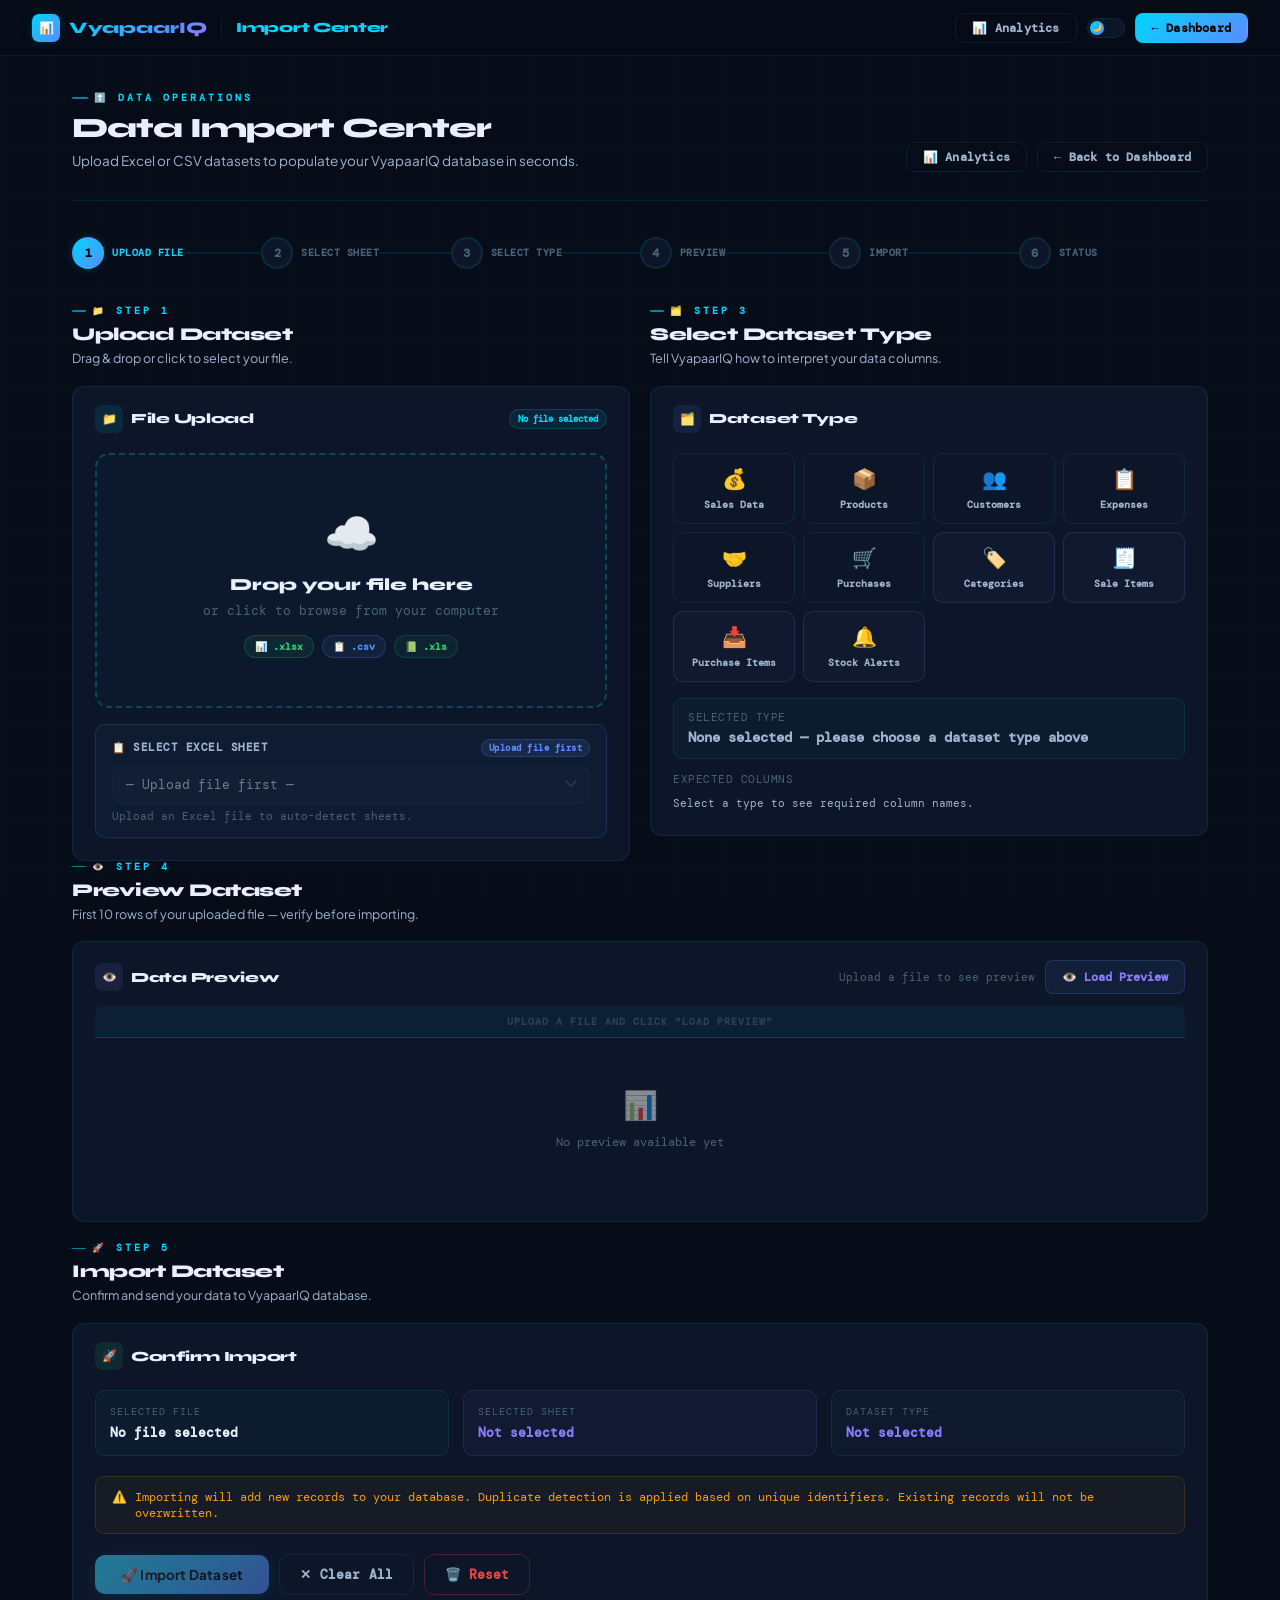
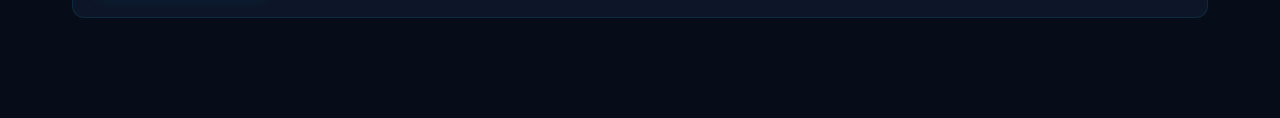
<file: templates/import_old.html>
<!DOCTYPE html>
<html lang="en" data-theme="dark">
<head>
<meta charset="UTF-8"/>
<meta name="viewport" content="width=device-width, initial-scale=1.0"/>
<title>VyapaarIQ — Data Import Center</title>
<link href="https://fonts.googleapis.com/css2?family=Plus+Jakarta+Sans:wght@300;400;500;600;700;800;900&family=Syne:wght@700;800&family=DM+Mono:wght@400;500&display=swap" rel="stylesheet"/>
<style>
:root{
  --bg:#060c18;--bg2:#080f1e;--sur:#0d1528;--card:#0d1628;--card2:#111c34;--card3:#0a1220;
  --bd:rgba(0,212,255,.10);--bd2:rgba(91,140,255,.13);--bds:rgba(0,212,255,.25);
  --tx:#e8f0ff;--tx2:#a0b4d0;--mu:#4a637a;--mu2:#3a5268;
  --cyan:#00d4ff;--blue:#5b8cff;--vio:#8a7cff;
  --green:#22d87a;--amber:#f59e0b;--red:#ef4444;--pink:#f472b6;
  --glow:rgba(0,212,255,.15);--glowb:rgba(91,140,255,.18);
  --g1:linear-gradient(135deg,#00d4ff,#5b8cff);
  --g2:linear-gradient(135deg,#5b8cff,#8a7cff);
  --g3:linear-gradient(135deg,#00d4ff,#8a7cff);
  --g-green:linear-gradient(135deg,#22d87a,#00d4ff);
  --g-amber:linear-gradient(135deg,#f59e0b,#ef4444);
  --f:'Plus Jakarta Sans',sans-serif;--fd:'Syne',sans-serif;--fm:'DM Mono',monospace;
  --ease:cubic-bezier(.4,0,.2,1);
  --r:12px;--ri:10px;--top:56px;
}
[data-theme="light"]{
  --bg:#f0f4ff;--bg2:#e8efff;--sur:#fff;--card:#f8faff;--card2:#eef2ff;--card3:#f4f7ff;
  --tx:#0a0e1a;--tx2:#2c3e6a;--mu:#7a90b0;--mu2:#9aadc8;
  --bd:rgba(0,100,200,.10);--bd2:rgba(91,140,255,.14);--bds:rgba(0,100,200,.28);
}
*,*::before,*::after{box-sizing:border-box;margin:0;padding:0}
html{height:100%}
body{min-height:100%;background:var(--bg);color:var(--tx);font-family:var(--f);transition:background .3s,color .3s}
::-webkit-scrollbar{width:3px;height:3px}
::-webkit-scrollbar-track{background:transparent}
::-webkit-scrollbar-thumb{background:var(--cyan);border-radius:3px}
::selection{background:rgba(0,212,255,.22);color:var(--cyan)}
body::before{content:'';position:fixed;inset:0;z-index:0;pointer-events:none;
  background-image:linear-gradient(rgba(0,212,255,.013) 1px,transparent 1px),linear-gradient(90deg,rgba(0,212,255,.013) 1px,transparent 1px);
  background-size:48px 48px}
[data-theme="light"] body::before{opacity:.4}

/* TOPBAR */
.topbar{position:sticky;top:0;height:var(--top);background:rgba(6,12,24,.92);backdrop-filter:blur(20px);border-bottom:1px solid var(--bd);z-index:100;display:flex;align-items:center;justify-content:space-between;padding:0 32px}
[data-theme="light"] .topbar{background:rgba(240,244,255,.92)}
.topbar-left{display:flex;align-items:center;gap:14px}
.tb-logo{display:flex;align-items:center;gap:9px;font-family:var(--fd);font-size:16px;font-weight:800;text-decoration:none}
.logo-icon{width:28px;height:28px;border-radius:7px;background:var(--g1);display:flex;align-items:center;justify-content:center;font-size:12px;box-shadow:0 0 12px var(--glow)}
.logo-text{background:var(--g1);-webkit-background-clip:text;-webkit-text-fill-color:transparent;background-clip:text}
.logo-iq{background:var(--g2);-webkit-background-clip:text;-webkit-text-fill-color:transparent;background-clip:text}
.tb-divider{width:1px;height:20px;background:var(--bd)}
.page-title{font-family:var(--fd);font-size:14px;font-weight:800;letter-spacing:-.3px;color:var(--cyan)}
.topbar-right{display:flex;align-items:center;gap:10px}
.top-btn{display:inline-flex;align-items:center;gap:7px;padding:6px 16px;border-radius:8px;font-size:12px;font-weight:600;font-family:var(--fm);border:1px solid var(--bd);color:var(--tx2);background:transparent;cursor:pointer;transition:all .22s;letter-spacing:.2px;text-decoration:none}
.top-btn:hover{border-color:var(--cyan);color:var(--cyan);background:rgba(0,212,255,.06)}
.top-btn.primary{background:var(--g1);color:#000;border-color:transparent;font-weight:700}
.top-btn.primary:hover{box-shadow:0 4px 20px var(--glow);transform:translateY(-1px)}
.tog{width:38px;height:20px;border-radius:10px;background:var(--sur);border:1px solid var(--bd);cursor:pointer;display:flex;align-items:center;padding:2px}
.tok{width:14px;height:14px;border-radius:50%;background:var(--g1);font-size:8px;display:flex;align-items:center;justify-content:center;transition:transform .3s var(--ease)}
[data-theme="light"] .tok{transform:translateX(18px)}

/* PAGE */
.page{position:relative;z-index:1;padding:36px 32px 80px;max-width:1200px;margin:0 auto}

/* PAGE HERO */
.page-hero{margin-bottom:36px;padding-bottom:28px;border-bottom:1px solid var(--bd)}
.hero-tag{font-size:9.5px;letter-spacing:3px;text-transform:uppercase;font-weight:700;color:var(--cyan);font-family:var(--fm);margin-bottom:8px;display:flex;align-items:center;gap:6px}
.hero-tag::before{content:'';width:16px;height:1.5px;background:var(--cyan);border-radius:2px;opacity:.6}
.hero-title{font-family:var(--fd);font-size:28px;font-weight:800;letter-spacing:-1px;line-height:1.15;margin-bottom:6px}
.hero-sub{font-size:13.5px;color:var(--tx2);line-height:1.6}
.hero-flex{display:flex;align-items:flex-end;justify-content:space-between;flex-wrap:wrap;gap:16px}
.hero-actions{display:flex;align-items:center;gap:10px}

/* GRID */
.import-grid{display:grid;grid-template-columns:1fr 1fr;gap:20px;align-items:start}
.import-grid-full{display:grid;grid-template-columns:1fr;gap:20px}

/* CARD */
.card{background:var(--card);border:1px solid var(--bd);border-radius:var(--r);overflow:hidden;transition:border-color .2s;margin-bottom:20px}
.card:last-child{margin-bottom:0}
.card-head{padding:18px 22px 0;display:flex;align-items:center;justify-content:space-between;margin-bottom:0}
.card-title{font-family:var(--fd);font-size:14px;font-weight:800;letter-spacing:-.3px;display:flex;align-items:center;gap:8px}
.card-title-icon{width:28px;height:28px;border-radius:7px;display:flex;align-items:center;justify-content:center;font-size:12px}
.card-body{padding:20px 22px 22px}
.card-badge{font-size:9px;font-weight:700;padding:3px 8px;border-radius:50px;font-family:var(--fm);background:rgba(0,212,255,.08);color:var(--cyan);border:1px solid rgba(0,212,255,.18)}

/* DRAG DROP ZONE */
.drop-zone{
  border:2px dashed rgba(0,212,255,.25);border-radius:14px;
  padding:48px 32px;text-align:center;cursor:pointer;
  transition:all .3s var(--ease);position:relative;
  background:rgba(0,212,255,.02);
}
.drop-zone:hover,.drop-zone.drag-over{
  border-color:var(--cyan);background:rgba(0,212,255,.05);
  box-shadow:0 0 0 4px rgba(0,212,255,.05),inset 0 0 20px rgba(0,212,255,.04);
}
.drop-zone.has-file{border-color:rgba(34,216,122,.4);background:rgba(34,216,122,.04)}
.drop-zone.has-file:hover{border-color:var(--green);background:rgba(34,216,122,.07)}
.drop-icon{font-size:44px;margin-bottom:14px;display:block;transition:transform .3s}
.drop-zone:hover .drop-icon{transform:scale(1.08) translateY(-3px)}
.drop-title{font-family:var(--fd);font-size:17px;font-weight:800;margin-bottom:6px;color:var(--tx)}
.drop-sub{font-size:12.5px;color:var(--mu);font-family:var(--fm);line-height:1.6}
.drop-chips{display:flex;justify-content:center;gap:8px;margin-top:14px;flex-wrap:wrap}
.drop-chip{display:inline-flex;align-items:center;gap:5px;padding:4px 10px;border-radius:50px;font-size:10px;font-weight:700;font-family:var(--fm);border:1px solid}
.chip-xlsx{background:rgba(34,216,122,.08);color:var(--green);border-color:rgba(34,216,122,.2)}
.chip-csv{background:rgba(91,140,255,.08);color:var(--blue);border-color:rgba(91,140,255,.2)}
.chip-xls{background:rgba(34,216,122,.06);color:var(--green);border-color:rgba(34,216,122,.15)}
.file-input{position:absolute;inset:0;opacity:0;cursor:pointer;width:100%;height:100%}

/* FILE INFO */
.file-info{display:none;align-items:center;gap:14px;margin-top:16px;padding:14px 16px;background:rgba(34,216,122,.04);border:1px solid rgba(34,216,122,.15);border-radius:10px}
.file-info.show{display:flex}
.fi-icon{font-size:22px;flex-shrink:0}
.fi-name{font-size:13px;font-weight:700;color:var(--tx);font-family:var(--fm)}
.fi-meta{font-size:11px;color:var(--mu);font-family:var(--fm);margin-top:2px}
.fi-remove{margin-left:auto;background:rgba(239,68,68,.08);border:1px solid rgba(239,68,68,.2);color:var(--red);width:28px;height:28px;border-radius:7px;display:flex;align-items:center;justify-content:center;cursor:pointer;font-size:12px;transition:all .2s;flex-shrink:0}
.fi-remove:hover{background:rgba(239,68,68,.16);border-color:rgba(239,68,68,.4)}

/* ── NEW: SHEET SELECTOR SECTION ── */
.sheet-selector-wrap{
  margin-top:16px;
  padding:14px 16px;
  background:rgba(91,140,255,.04);
  border:1px solid rgba(91,140,255,.18);
  border-radius:10px;
  transition:all .25s var(--ease);
}
.sheet-selector-wrap.detecting{
  border-color:rgba(0,212,255,.35);
  background:rgba(0,212,255,.04);
  box-shadow:0 0 0 3px rgba(0,212,255,.05);
}
.sheet-selector-wrap.ready{
  border-color:rgba(34,216,122,.25);
  background:rgba(34,216,122,.03);
}
.sheet-selector-label{
  font-size:10.5px;font-weight:700;color:var(--tx2);
  letter-spacing:.5px;font-family:var(--fm);
  margin-bottom:8px;
  display:flex;align-items:center;gap:7px;
}
.sheet-selector-label .detect-spinner{
  display:none;width:11px;height:11px;border:1.5px solid rgba(0,212,255,.2);
  border-top-color:var(--cyan);border-radius:50%;animation:spin .6s linear infinite;
}
.sheet-selector-label .detect-spinner.show{display:inline-block}
.sheet-count-badge{
  margin-left:auto;font-size:9px;font-weight:700;
  padding:2px 7px;border-radius:50px;
  font-family:var(--fm);
  background:rgba(91,140,255,.12);color:var(--blue);
  border:1px solid rgba(91,140,255,.2);
}
.sheet-count-badge.has-sheets{
  background:rgba(34,216,122,.1);color:var(--green);
  border-color:rgba(34,216,122,.2);
}
/* sheet chips row */
.sheet-chips-row{
  display:flex;flex-wrap:wrap;gap:6px;margin-bottom:10px;
  min-height:28px;
  padding:4px 0;
}
.sheet-chip-btn{
  display:inline-flex;align-items:center;gap:4px;
  padding:4px 11px;border-radius:50px;
  font-size:10.5px;font-weight:700;font-family:var(--fm);
  border:1px solid rgba(91,140,255,.22);
  background:rgba(91,140,255,.07);color:var(--blue);
  cursor:pointer;transition:all .18s var(--ease);
}
.sheet-chip-btn:hover{
  border-color:var(--cyan);color:var(--cyan);
  background:rgba(0,212,255,.08);
}
.sheet-chip-btn.active{
  background:var(--g1);color:#000;border-color:transparent;
  box-shadow:0 0 10px rgba(0,212,255,.2);
}
.sheet-chip-btn .sheet-chip-icon{font-size:9px;opacity:.75}
/* fallback select dropdown */
select#sheetSelector{
  width:100%;padding:10px 13px;
  background:rgba(255,255,255,.03);
  border:1.5px solid var(--bd);
  border-radius:var(--ri);color:var(--tx);
  font-size:13px;font-family:var(--fm);
  outline:none;transition:all .22s;
  appearance:none;-webkit-appearance:none;
  background-image:url("data:image/svg+xml,%3Csvg xmlns='http://www.w3.org/2000/svg' width='12' height='8' viewBox='0 0 12 8'%3E%3Cpath d='M1 1l5 5 5-5' stroke='%234a637a' stroke-width='1.5' fill='none' stroke-linecap='round'/%3E%3C/svg%3E");
  background-repeat:no-repeat;background-position:right 12px center;
  padding-right:34px;cursor:pointer;
}
select#sheetSelector:hover{border-color:rgba(0,212,255,.18)}
select#sheetSelector:focus{border-color:var(--cyan);background:rgba(0,212,255,.04);box-shadow:0 0 0 3px rgba(0,212,255,.07)}
select#sheetSelector option{background:var(--card);color:var(--tx)}
select#sheetSelector:disabled{opacity:.45;cursor:not-allowed}
.sheet-hint{
  font-size:10.5px;color:var(--mu);font-family:var(--fm);
  margin-top:6px;display:flex;align-items:center;gap:5px;
}
.sheet-hint.ok{color:rgba(34,216,122,.7)}
.sheet-hint.err{color:rgba(239,68,68,.7)}

/* FORM ELEMENTS */
.form-group{display:flex;flex-direction:column;gap:6px;margin-bottom:16px}
.form-group:last-child{margin-bottom:0}
.fg-label{font-size:11.5px;font-weight:700;color:var(--tx2);letter-spacing:.3px;font-family:var(--fm);display:flex;align-items:center;gap:6px}
.fg-label .req{color:var(--red);font-size:10px}
.fg-hint{font-size:10.5px;color:var(--mu);font-family:var(--fm);margin-top:3px}
.inp,select.inp{width:100%;padding:10px 13px;background:rgba(255,255,255,.03);border:1.5px solid var(--bd);border-radius:var(--ri);color:var(--tx);font-size:13px;font-family:var(--f);outline:none;transition:all .22s;appearance:none;-webkit-appearance:none}
.inp::placeholder{color:var(--mu);font-size:12.5px}
.inp:hover{border-color:rgba(0,212,255,.18)}
.inp:focus{border-color:var(--cyan);background:rgba(0,212,255,.04);box-shadow:0 0 0 3px rgba(0,212,255,.07)}
select.inp{background-image:url("data:image/svg+xml,%3Csvg xmlns='http://www.w3.org/2000/svg' width='12' height='8' viewBox='0 0 12 8'%3E%3Cpath d='M1 1l5 5 5-5' stroke='%234a637a' stroke-width='1.5' fill='none' stroke-linecap='round'/%3E%3C/svg%3E");background-repeat:no-repeat;background-position:right 12px center;padding-right:34px;cursor:pointer}
select.inp option{background:var(--card);color:var(--tx)}

/* DATASET TYPE GRID — EXPANDED to 4 cols to fit 10 datasets */
.ds-type-grid{display:grid;grid-template-columns:repeat(4,1fr);gap:8px}
.ds-type-btn{
  display:flex;flex-direction:column;align-items:center;gap:6px;
  padding:12px 8px;border-radius:10px;cursor:pointer;
  border:1.5px solid var(--bd);background:transparent;color:var(--tx2);
  font-size:11px;font-weight:600;font-family:var(--fm);
  transition:all .22s var(--ease);text-align:center;
}
.ds-type-btn:hover{border-color:rgba(0,212,255,.2);color:var(--tx);background:rgba(0,212,255,.04)}
.ds-type-btn.selected{border-color:var(--cyan);color:var(--cyan);background:rgba(0,212,255,.08);box-shadow:0 0 0 3px rgba(0,212,255,.06)}
/* NEW: category tinting for new dataset types */
.ds-type-btn.type-new{border-color:rgba(138,124,255,.18);background:rgba(138,124,255,.03)}
.ds-type-btn.type-new:hover{border-color:rgba(138,124,255,.35);color:var(--vio);background:rgba(138,124,255,.07)}
.ds-type-btn.type-new.selected{border-color:var(--vio);color:var(--vio);background:rgba(138,124,255,.1);box-shadow:0 0 0 3px rgba(138,124,255,.07)}
.ds-type-icon{font-size:20px}
.ds-type-label{font-size:10px;line-height:1.3}

/* BUTTONS */
.btn-sub{display:inline-flex;align-items:center;gap:8px;padding:11px 26px;border-radius:var(--ri);font-size:13.5px;font-weight:700;font-family:var(--f);background:var(--g1);color:#000;border:none;cursor:pointer;position:relative;overflow:hidden;transition:all .3s var(--ease);box-shadow:0 3px 18px rgba(0,212,255,.18);letter-spacing:.2px}
.btn-sub::after{content:'';position:absolute;inset:0;background:linear-gradient(135deg,rgba(255,255,255,.22),transparent);pointer-events:none}
.btn-sub:hover{transform:translateY(-2px);box-shadow:0 7px 28px rgba(0,212,255,.28)}
.btn-sub:disabled{opacity:.5;cursor:not-allowed;transform:none}
.btn-outline{display:inline-flex;align-items:center;gap:6px;padding:11px 20px;border-radius:var(--ri);font-size:13px;font-weight:600;font-family:var(--fm);background:transparent;color:var(--tx2);border:1px solid var(--bd);cursor:pointer;transition:all .22s;letter-spacing:.2px}
.btn-outline:hover{border-color:var(--cyan);color:var(--cyan);background:rgba(0,212,255,.05)}
.btn-danger{display:inline-flex;align-items:center;gap:6px;padding:11px 20px;border-radius:var(--ri);font-size:13px;font-weight:600;font-family:var(--fm);background:transparent;color:var(--red);border:1px solid rgba(239,68,68,.25);cursor:pointer;transition:all .22s}
.btn-danger:hover{background:rgba(239,68,68,.08);border-color:rgba(239,68,68,.4)}
.btn-row{display:flex;align-items:center;gap:10px;margin-top:20px;flex-wrap:wrap}
.btn-preview{display:inline-flex;align-items:center;gap:6px;padding:8px 16px;border-radius:8px;font-size:12px;font-weight:600;font-family:var(--fm);background:rgba(91,140,255,.08);border:1px solid rgba(91,140,255,.2);color:var(--vio);cursor:pointer;transition:all .22s}
.btn-preview:hover{background:rgba(91,140,255,.15);border-color:var(--vio)}

/* PROGRESS BAR */
.progress-wrap{display:none;margin-top:16px}
.progress-wrap.show{display:block}
.progress-label{display:flex;justify-content:space-between;margin-bottom:6px;font-size:11px;font-family:var(--fm);color:var(--tx2)}
.progress-track{height:6px;background:rgba(255,255,255,.05);border-radius:3px;overflow:hidden}
.progress-fill{height:100%;border-radius:3px;background:var(--g1);width:0%;transition:width .4s var(--ease)}

/* PREVIEW TABLE */
.preview-container{overflow-x:auto;border-radius:8px}
.data-table{width:100%;border-collapse:collapse;font-size:12px}
.data-table thead{background:rgba(0,212,255,.05);border-bottom:1px solid var(--bd)}
.data-table th{padding:9px 14px;text-align:left;font-size:10px;font-weight:700;color:var(--mu);text-transform:uppercase;letter-spacing:1px;font-family:var(--fm);white-space:nowrap}
.data-table td{padding:9px 14px;border-bottom:1px solid var(--bd);color:var(--tx2);font-family:var(--fm);white-space:nowrap;font-size:11.5px}
.data-table tr:last-child td{border-bottom:none}
.data-table tbody tr:hover td{background:rgba(0,212,255,.025);color:var(--tx)}
.table-empty{padding:40px;text-align:center;color:var(--mu);font-family:var(--fm);font-size:12px}
.table-empty-icon{font-size:28px;margin-bottom:10px;opacity:.5}

/* STATUS PANEL */
.status-panel{display:none;margin-top:0}
.status-panel.show{display:block}
.status-grid{display:grid;grid-template-columns:repeat(3,1fr);gap:12px}
.status-card{padding:16px;border-radius:10px;border:1px solid;text-align:center}
.sc-inserted{background:rgba(34,216,122,.06);border-color:rgba(34,216,122,.2)}
.sc-skipped{background:rgba(239,68,68,.06);border-color:rgba(239,68,68,.2)}
.sc-detected{background:rgba(0,212,255,.06);border-color:rgba(0,212,255,.2)}
.sc-num{font-size:28px;font-weight:800;font-family:var(--fd);letter-spacing:-1px;margin-bottom:4px}
.sc-inserted .sc-num{color:var(--green)}
.sc-skipped .sc-num{color:var(--red)}
.sc-detected .sc-num{color:var(--cyan)}
.sc-label{font-size:10px;font-weight:700;text-transform:uppercase;letter-spacing:1px;font-family:var(--fm);color:var(--mu)}
.sc-inserted .sc-label{color:rgba(34,216,122,.6)}
.sc-skipped .sc-label{color:rgba(239,68,68,.6)}
.sc-detected .sc-label{color:rgba(0,212,255,.6)}

/* LOGS */
.log-wrap{background:var(--card3);border:1px solid var(--bd);border-radius:10px;padding:14px 16px;font-family:var(--fm);font-size:11.5px;max-height:180px;overflow-y:auto;display:flex;flex-direction:column;gap:4px}
.log-entry{display:flex;align-items:flex-start;gap:8px;line-height:1.5}
.log-time{color:var(--mu);flex-shrink:0;font-size:10px;margin-top:2px}
.log-msg.ok{color:var(--green)}.log-msg.err{color:var(--red)}.log-msg.inf{color:var(--cyan)}.log-msg.warn{color:var(--amber)}

/* INLINE SPINNER */
.inline-spinner{display:inline-block;width:14px;height:14px;border:2px solid rgba(0,212,255,.2);border-top-color:var(--cyan);border-radius:50%;animation:spin .7s linear infinite;vertical-align:middle;margin-right:6px}
@keyframes spin{to{transform:rotate(360deg)}}

/* TOAST */
#toast-container{position:fixed;bottom:24px;right:24px;z-index:9999;display:flex;flex-direction:column;gap:10px;pointer-events:none}
.toast{display:flex;align-items:center;gap:10px;padding:12px 18px;border-radius:11px;font-size:13px;font-weight:600;font-family:var(--fm);pointer-events:auto;min-width:240px;max-width:360px;animation:toastIn .35s var(--ease);box-shadow:0 8px 32px rgba(0,0,0,.3)}
.toast.suc{background:rgba(34,216,122,.12);border:1px solid rgba(34,216,122,.28);color:var(--green)}
.toast.err{background:rgba(239,68,68,.12);border:1px solid rgba(239,68,68,.28);color:#f87171}
.toast.inf{background:rgba(0,212,255,.1);border:1px solid rgba(0,212,255,.22);color:var(--cyan)}
.toast.out{animation:toastOut .35s var(--ease) forwards}
@keyframes toastIn{from{opacity:0;transform:translateX(24px)}to{opacity:1;transform:none}}
@keyframes toastOut{to{opacity:0;transform:translateX(24px)}}
.toast-close{margin-left:auto;background:none;border:none;color:inherit;cursor:pointer;opacity:.6;font-size:14px;padding:0 0 0 8px}

/* STEP INDICATOR */
.steps{display:flex;align-items:center;gap:0;margin-bottom:36px}
.step{display:flex;align-items:center;gap:0;flex:1}
.step-circle{width:32px;height:32px;border-radius:50%;display:flex;align-items:center;justify-content:center;font-size:12px;font-weight:800;font-family:var(--fm);border:2px solid var(--bd);background:var(--card);color:var(--mu);flex-shrink:0;transition:all .3s}
.step-label{font-size:10px;font-weight:700;color:var(--mu);font-family:var(--fm);letter-spacing:.5px;margin-left:8px;white-space:nowrap}
.step-line{flex:1;height:2px;background:var(--bd);transition:background .3s}
.step.done .step-circle{background:var(--g-green);color:#000;border-color:transparent;box-shadow:0 0 12px rgba(34,216,122,.3)}
.step.done .step-label{color:var(--green)}
.step.done .step-line{background:rgba(34,216,122,.3)}
.step.active .step-circle{background:var(--g1);color:#000;border-color:transparent;box-shadow:0 0 12px var(--glow)}
.step.active .step-label{color:var(--cyan)}
.step:last-child .step-line{display:none}

/* SECTION TITLES */
.sec-tag{font-size:9.5px;letter-spacing:3px;text-transform:uppercase;font-weight:700;color:var(--cyan);font-family:var(--fm);margin-bottom:6px;display:flex;align-items:center;gap:6px}
.sec-tag::before{content:'';width:14px;height:1.5px;background:var(--cyan);border-radius:2px;opacity:.6}
.sec-title{font-family:var(--fd);font-size:18px;font-weight:800;letter-spacing:-.5px}
.sec-sub{font-size:12.5px;color:var(--tx2);margin-top:4px;line-height:1.5}
.sec-head{margin-bottom:18px}

/* CONFIRM SUMMARY — sheet row */
.confirm-sheet-row{
  padding:14px;background:rgba(138,124,255,.04);
  border:1px solid rgba(138,124,255,.14);border-radius:10px;
}

/* RESPONSIVE */
@media(max-width:1050px){.ds-type-grid{grid-template-columns:repeat(3,1fr)}}
@media(max-width:900px){.import-grid{grid-template-columns:1fr}.ds-type-grid{grid-template-columns:repeat(3,1fr)}.status-grid{grid-template-columns:1fr 1fr}}
@media(max-width:600px){.page{padding:20px 16px 60px}.topbar{padding:0 16px}.hero-flex{flex-direction:column;align-items:flex-start}.steps{overflow-x:auto;padding-bottom:4px}.ds-type-grid{grid-template-columns:repeat(2,1fr)}.status-grid{grid-template-columns:1fr}}
</style>
</head>
<body>

<!-- TOPBAR -->
<div class="topbar">
  <div class="topbar-left">
    <a class="tb-logo" href="/dashboard">
      <div class="logo-icon">📊</div>
      <span><span class="logo-text">Vyapaar</span><span class="logo-iq">IQ</span></span>
    </a>
    <div class="tb-divider"></div>
    <span class="page-title">Import Center</span>
  </div>
  <div class="topbar-right">
    <a class="top-btn" href="/analytics">📊 Analytics</a>
    <button class="tog" onclick="toggleTheme()" title="Toggle theme"><div class="tok" id="knob">🌙</div></button>
    <a class="top-btn primary" href="/dashboard">← Dashboard</a>
  </div>
</div>

<div class="page">

  <!-- PAGE HERO -->
  <div class="page-hero">
    <div class="hero-flex">
      <div>
        <div class="hero-tag">⬆️ Data Operations</div>
        <h1 class="hero-title">Data Import Center</h1>
        <p class="hero-sub">Upload Excel or CSV datasets to populate your VyapaarIQ database in seconds.</p>
      </div>
      <div class="hero-actions">
        <a class="top-btn" href="/analytics">📊 Analytics</a>
        <a class="top-btn" href="/dashboard">← Back to Dashboard</a>
      </div>
    </div>
  </div>

  <!-- STEP INDICATOR -->
  <div class="steps" id="stepIndicator">
    <div class="step active" id="step-1"><div class="step-circle">1</div><span class="step-label">UPLOAD FILE</span><div class="step-line"></div></div>
    <div class="step" id="step-2"><div class="step-circle">2</div><span class="step-label">SELECT SHEET</span><div class="step-line"></div></div>
    <div class="step" id="step-3"><div class="step-circle">3</div><span class="step-label">SELECT TYPE</span><div class="step-line"></div></div>
    <div class="step" id="step-4"><div class="step-circle">4</div><span class="step-label">PREVIEW</span><div class="step-line"></div></div>
    <div class="step" id="step-5"><div class="step-circle">5</div><span class="step-label">IMPORT</span><div class="step-line"></div></div>
    <div class="step" id="step-6"><div class="step-circle">6</div><span class="step-label">STATUS</span></div>
  </div>

  <!-- ROW 1: UPLOAD + DATASET TYPE -->
  <div class="import-grid">

    <!-- SECTION 1: UPLOAD -->
    <div>
      <div class="sec-head">
        <div class="sec-tag">📁 Step 1</div>
        <h2 class="sec-title">Upload Dataset</h2>
        <p class="sec-sub">Drag & drop or click to select your file.</p>
      </div>
      <div class="card">
        <div class="card-head">
          <div class="card-title"><div class="card-title-icon" style="background:rgba(0,212,255,.1)">📁</div>File Upload</div>
          <span class="card-badge" id="fileTypeBadge">No file selected</span>
        </div>
        <div class="card-body">
          <div class="drop-zone" id="dropZone" onclick="triggerFileInput()">
            <input type="file" id="fileInput" class="file-input" accept=".xlsx,.xls,.csv" onchange="handleFileChange(event)"/>
            <span class="drop-icon" id="dropIcon">☁️</span>
            <div class="drop-title" id="dropTitle">Drop your file here</div>
            <div class="drop-sub" id="dropSub">or click to browse from your computer</div>
            <div class="drop-chips">
              <span class="drop-chip chip-xlsx">📊 .xlsx</span>
              <span class="drop-chip chip-csv">📋 .csv</span>
              <span class="drop-chip chip-xls">📗 .xls</span>
            </div>
          </div>
          <div class="file-info" id="fileInfo">
            <span class="fi-icon" id="fi-icon">📊</span>
            <div>
              <div class="fi-name" id="fi-name">filename.xlsx</div>
              <div class="fi-meta" id="fi-meta">Size · Last modified</div>
            </div>
            <button class="fi-remove" onclick="clearFile()" title="Remove file">✕</button>
          </div>

          <!-- ── NEW: SHEET SELECTOR SECTION ── -->
          <div class="sheet-selector-wrap" id="sheetSelectorWrap">
            <div class="sheet-selector-label">
              <span>📋 SELECT EXCEL SHEET</span>
              <span class="detect-spinner" id="detectSpinner"></span>
              <span class="sheet-count-badge" id="sheetCountBadge">Upload file first</span>
            </div>
            <!-- Sheet chips (populated after detection) -->
            <div class="sheet-chips-row" id="sheetChipsRow" style="display:none"></div>
            <!-- Fallback select dropdown (always present, synced with chips) -->
            <select id="sheetSelector" disabled onchange="onSheetDropdownChange(this.value)">
              <option value="">— Upload file first —</option>
            </select>
            <div class="sheet-hint" id="sheetHint">Upload an Excel file to auto-detect sheets.</div>
          </div>
        </div>
      </div>
    </div>

    <!-- SECTION 2: DATASET TYPE -->
    <div>
      <div class="sec-head">
        <div class="sec-tag">🗂️ Step 3</div>
        <h2 class="sec-title">Select Dataset Type</h2>
        <p class="sec-sub">Tell VyapaarIQ how to interpret your data columns.</p>
      </div>
      <div class="card">
        <div class="card-head"><div class="card-title"><div class="card-title-icon" style="background:rgba(91,140,255,.1)">🗂️</div>Dataset Type</div></div>
        <div class="card-body">
          <!-- EXPANDED dataset grid: 10 datasets -->
          <div class="ds-type-grid" id="dsTypeGrid">
            <!-- Existing datasets -->
            <button class="ds-type-btn" data-type="sales" onclick="selectDataset('sales')"><span class="ds-type-icon">💰</span><span class="ds-type-label">Sales Data</span></button>
            <button class="ds-type-btn" data-type="products" onclick="selectDataset('products')"><span class="ds-type-icon">📦</span><span class="ds-type-label">Products</span></button>
            <button class="ds-type-btn" data-type="customers" onclick="selectDataset('customers')"><span class="ds-type-icon">👥</span><span class="ds-type-label">Customers</span></button>
            <button class="ds-type-btn" data-type="expenses" onclick="selectDataset('expenses')"><span class="ds-type-icon">📋</span><span class="ds-type-label">Expenses</span></button>
            <button class="ds-type-btn" data-type="suppliers" onclick="selectDataset('suppliers')"><span class="ds-type-icon">🤝</span><span class="ds-type-label">Suppliers</span></button>
            <button class="ds-type-btn" data-type="purchases" onclick="selectDataset('purchases')"><span class="ds-type-icon">🛒</span><span class="ds-type-label">Purchases</span></button>
            <!-- NEW datasets -->
            <button class="ds-type-btn type-new" data-type="categories" onclick="selectDataset('categories')"><span class="ds-type-icon">🏷️</span><span class="ds-type-label">Categories</span></button>
            <button class="ds-type-btn type-new" data-type="sale_items" onclick="selectDataset('sale_items')"><span class="ds-type-icon">🧾</span><span class="ds-type-label">Sale Items</span></button>
            <button class="ds-type-btn type-new" data-type="purchase_items" onclick="selectDataset('purchase_items')"><span class="ds-type-icon">📥</span><span class="ds-type-label">Purchase Items</span></button>
            <button class="ds-type-btn type-new" data-type="stock_alerts" onclick="selectDataset('stock_alerts')"><span class="ds-type-icon">🔔</span><span class="ds-type-label">Stock Alerts</span></button>
          </div>
          <div style="margin-top:16px;padding:12px 14px;background:rgba(0,212,255,.03);border:1px solid var(--bd);border-radius:9px">
            <div style="font-size:10.5px;color:var(--mu);font-family:var(--fm);margin-bottom:4px;letter-spacing:.5px">SELECTED TYPE</div>
            <div id="selectedTypeDisplay" style="font-size:14px;font-weight:700;color:var(--tx2);font-family:var(--fm)">None selected — please choose a dataset type above</div>
          </div>
          <div style="margin-top:14px">
            <div style="font-size:10.5px;color:var(--mu);font-family:var(--fm);margin-bottom:8px;letter-spacing:.5px">EXPECTED COLUMNS</div>
            <div id="expectedCols" style="font-size:11px;color:var(--tx2);font-family:var(--fm);line-height:1.8">Select a type to see required column names.</div>
          </div>
        </div>
      </div>
    </div>
  </div>

  <!-- SECTION 3: PREVIEW -->
  <div class="sec-head">
    <div class="sec-tag">👁️ Step 4</div>
    <h2 class="sec-title">Preview Dataset</h2>
    <p class="sec-sub">First 10 rows of your uploaded file — verify before importing.</p>
  </div>
  <div class="card">
    <div class="card-head">
      <div class="card-title"><div class="card-title-icon" style="background:rgba(138,124,255,.1)">👁️</div>Data Preview</div>
      <div style="display:flex;align-items:center;gap:10px">
        <span style="font-size:11px;color:var(--mu);font-family:var(--fm)" id="previewMeta">Upload a file to see preview</span>
        <button class="btn-preview" onclick="loadPreview()" id="previewBtn">👁️ Load Preview</button>
      </div>
    </div>
    <div class="card-body" style="padding-top:12px">
      <div class="preview-container">
        <table class="data-table" id="previewTable">
          <thead id="previewThead"><tr><th colspan="5" style="text-align:center;opacity:.5">Upload a file and click "Load Preview"</th></tr></thead>
          <tbody id="previewTbody">
            <tr><td colspan="5"><div class="table-empty"><div class="table-empty-icon">📊</div>No preview available yet</div></td></tr>
          </tbody>
        </table>
      </div>
      <div class="progress-wrap" id="previewProgress">
        <div class="progress-label"><span>Generating preview…</span><span id="previewPct">0%</span></div>
        <div class="progress-track"><div class="progress-fill" id="previewFill"></div></div>
      </div>
    </div>
  </div>

  <!-- SECTION 4: IMPORT BUTTON -->
  <div class="sec-head">
    <div class="sec-tag">🚀 Step 5</div>
    <h2 class="sec-title">Import Dataset</h2>
    <p class="sec-sub">Confirm and send your data to VyapaarIQ database.</p>
  </div>
  <div class="card">
    <div class="card-head"><div class="card-title"><div class="card-title-icon" style="background:rgba(34,216,122,.1)">🚀</div>Confirm Import</div></div>
    <div class="card-body">
      <!-- Confirm summary: 3 items now (file + sheet + type) -->
      <div style="display:grid;grid-template-columns:1fr 1fr 1fr;gap:14px;margin-bottom:20px">
        <div style="padding:14px;background:rgba(0,212,255,.03);border:1px solid var(--bd);border-radius:10px">
          <div style="font-size:10px;color:var(--mu);font-family:var(--fm);letter-spacing:1px;margin-bottom:6px">SELECTED FILE</div>
          <div id="confirmFile" style="font-size:13px;font-weight:700;color:var(--tx);font-family:var(--fm)">No file selected</div>
        </div>
        <div class="confirm-sheet-row">
          <div style="font-size:10px;color:var(--mu);font-family:var(--fm);letter-spacing:1px;margin-bottom:6px">SELECTED SHEET</div>
          <div id="confirmSheet" style="font-size:13px;font-weight:700;color:var(--vio);font-family:var(--fm)">Not selected</div>
        </div>
        <div style="padding:14px;background:rgba(91,140,255,.03);border:1px solid rgba(91,140,255,.12);border-radius:10px">
          <div style="font-size:10px;color:var(--mu);font-family:var(--fm);letter-spacing:1px;margin-bottom:6px">DATASET TYPE</div>
          <div id="confirmType" style="font-size:13px;font-weight:700;color:var(--vio);font-family:var(--fm)">Not selected</div>
        </div>
      </div>
      <div style="padding:12px 16px;background:rgba(245,158,11,.04);border:1px solid rgba(245,158,11,.15);border-radius:9px;margin-bottom:20px">
        <div style="font-size:12px;color:var(--amber);font-family:var(--fm);display:flex;align-items:flex-start;gap:8px">
          <span>⚠️</span>
          <span>Importing will add new records to your database. Duplicate detection is applied based on unique identifiers. Existing records will not be overwritten.</span>
        </div>
      </div>
      <div class="progress-wrap" id="importProgress">
        <div class="progress-label"><span id="importProgressLabel">Uploading…</span><span id="importPct">0%</span></div>
        <div class="progress-track"><div class="progress-fill" id="importFill" style="background:var(--g-green)"></div></div>
      </div>
      <div class="btn-row">
        <button class="btn-sub" onclick="importSelectedSheet()" id="importBtn" disabled>🚀 Import Dataset</button>
        <button class="btn-outline" onclick="clearAll()">✕ Clear All</button>
        <button class="btn-danger" onclick="if(confirm('Reset all import state?')) clearAll()">🗑️ Reset</button>
      </div>
    </div>
  </div>

  <!-- SECTION 5: UPLOAD STATUS -->
  <div class="status-panel" id="statusPanel">
    <div class="sec-head">
      <div class="sec-tag">✅ Step 6</div>
      <h2 class="sec-title">Upload Status</h2>
      <p class="sec-sub">Results from your last import operation.</p>
    </div>
    <div class="card">
      <div class="card-head"><div class="card-title"><div class="card-title-icon" style="background:rgba(34,216,122,.1)">✅</div>Import Results</div></div>
      <div class="card-body">
        <div class="status-grid" style="margin-bottom:20px">
          <div class="status-card sc-inserted">
            <div class="sc-num" id="stat-inserted">0</div>
            <div class="sc-label">Rows Inserted</div>
          </div>
          <div class="status-card sc-skipped">
            <div class="sc-num" id="stat-skipped">0</div>
            <div class="sc-label">Errors Skipped</div>
          </div>
          <div class="status-card sc-detected">
            <div class="sc-num" id="stat-type">—</div>
            <div class="sc-label">Dataset Type</div>
          </div>
        </div>
        <div style="margin-bottom:10px;font-size:10px;color:var(--mu);font-family:var(--fm);letter-spacing:1px">IMPORT LOG</div>
        <div class="log-wrap" id="importLog">
          <div class="log-entry"><span class="log-time">--:--</span><span class="log-msg inf">Ready. No import run yet.</span></div>
        </div>
        <div class="btn-row">
          <a class="btn-sub" href="/analytics" style="background:var(--g2);color:#fff">📊 View Analytics</a>
          <button class="btn-outline" onclick="clearAll()">⬆️ Import Another</button>
          <a class="top-btn" href="/dashboard" style="display:inline-flex;align-items:center;gap:6px;padding:11px 20px;border-radius:10px;font-size:13px;font-weight:600;font-family:var(--fm);border:1px solid var(--bd);color:var(--tx2);background:transparent;text-decoration:none">← Dashboard</a>
        </div>
      </div>
    </div>
  </div>

</div>

<div id="toast-container"></div>

<script>
/* ═══════════════════════════════════════════════
   HELPERS
═══════════════════════════════════════════════ */
const $ = id => document.getElementById(id);
let selectedFile = null;
let selectedType = null;      // dataset type key (e.g. "products")
let selectedSheet = null;     // sheet name (e.g. "Sheet1")
let detectedSheets = [];      // array of sheet names from backend

function toast(msg, type='suc', dur=3500){
  const tc=$('toast-container'), icons={suc:'✅',err:'❌',inf:'📡'};
  const t=document.createElement('div');
  t.className=`toast ${type}`;
  t.innerHTML=`<span>${icons[type]||'ℹ'}</span><span>${msg}</span><button class="toast-close" onclick="this.parentElement.remove()">✕</button>`;
  tc.appendChild(t);
  setTimeout(()=>{ t.classList.add('out'); setTimeout(()=>t.remove(),400); }, dur);
}

function toggleTheme(){
  const h=document.documentElement, k=$('knob');
  h.dataset.theme=h.dataset.theme==='dark'?'light':'dark';
  k.textContent=h.dataset.theme==='dark'?'🌙':'☀️';
}

function setStep(n){
  for(let i=1;i<=6;i++){
    const s=$(`step-${i}`);
    if(!s) continue;
    s.classList.remove('active','done');
    if(i<n) s.classList.add('done');
    else if(i===n) s.classList.add('active');
  }
}

/* ═══════════════════════════════════════════════
   FILE HANDLING
═══════════════════════════════════════════════ */
function triggerFileInput(){ $('fileInput').click(); }

function handleFileChange(e){
  const file = e.target.files[0];
  if(file) setFile(file);
}

const dz = $('dropZone');
dz.addEventListener('dragover', e=>{ e.preventDefault(); dz.classList.add('drag-over'); });
dz.addEventListener('dragleave', ()=>{ dz.classList.remove('drag-over'); });
dz.addEventListener('drop', e=>{
  e.preventDefault(); dz.classList.remove('drag-over');
  const file = e.dataTransfer.files[0];
  if(file){
    const ext = file.name.split('.').pop().toLowerCase();
    if(['xlsx','xls','csv'].includes(ext)) setFile(file);
    else toast('Only .xlsx, .xls or .csv files are supported','err');
  }
});

function setFile(file){
  selectedFile = file;
  const ext = file.name.split('.').pop().toLowerCase();
  const isExcel = ['xlsx','xls'].includes(ext);
  $('dropZone').classList.add('has-file');
  $('dropIcon').textContent = isExcel ? '📊' : '📋';
  $('dropTitle').textContent = 'File selected — ready to preview';
  $('dropSub').textContent = file.name;
  const fi = $('fileInfo'); fi.classList.add('show');
  $('fi-icon').textContent = isExcel ? '📊' : '📋';
  $('fi-name').textContent = file.name;
  $('fi-meta').textContent = formatBytes(file.size)+' · '+new Date(file.lastModified).toLocaleDateString('en-IN');
  $('fileTypeBadge').textContent = ext.toUpperCase();
  $('confirmFile').textContent = file.name;
  addLog('File loaded: '+file.name,'inf');
  updateImportBtn();
  setStep(2);
  toast('File selected: '+file.name,'suc');

  // Trigger sheet detection for Excel files
  if(isExcel){
    detectSheets();
  } else {
    // CSV — no sheets, set a single default sheet
    detectedSheets = [];
    selectedSheet = 'default';
    populateSheetSelector(['Sheet1 (CSV)']);
    $('sheetSelector').value = 'Sheet1 (CSV)';
    selectedSheet = 'Sheet1 (CSV)';
    $('confirmSheet').textContent = selectedSheet;
    $('sheetHint').textContent = 'CSV file — single sheet auto-selected.';
    $('sheetHint').className = 'sheet-hint ok';
    $('sheetSelectorWrap').classList.add('ready');
    $('sheetSelectorWrap').classList.remove('detecting');
    updateImportBtn();
  }
}

function clearFile(){
  selectedFile = null;
  selectedSheet = null;
  detectedSheets = [];
  $('fileInput').value = '';
  $('dropZone').classList.remove('has-file');
  $('dropIcon').textContent = '☁️';
  $('dropTitle').textContent = 'Drop your file here';
  $('dropSub').textContent = 'or click to browse from your computer';
  $('fileInfo').classList.remove('show');
  $('fileTypeBadge').textContent = 'No file selected';
  $('confirmFile').textContent = 'No file selected';
  $('confirmSheet').textContent = 'Not selected';
  resetSheetSelector();
  updateImportBtn();
  setStep(1);
  toast('File removed','inf');
}

function formatBytes(bytes){
  if(bytes<1024) return bytes+'B';
  if(bytes<1048576) return (bytes/1024).toFixed(1)+'KB';
  return (bytes/1048576).toFixed(1)+'MB';
}

/* ═══════════════════════════════════════════════
   SHEET DETECTION  (Step 2)
   Calls POST /get-excel-sheets
═══════════════════════════════════════════════ */
function detectSheets(){
  if(!selectedFile){ toast('No file to detect sheets from','err'); return; }

  const wrap = $('sheetSelectorWrap');
  const spinner = $('detectSpinner');
  const badge = $('sheetCountBadge');
  const hint = $('sheetHint');
  const sel = $('sheetSelector');

  // UI: detecting state
  wrap.classList.add('detecting');
  wrap.classList.remove('ready');
  spinner.classList.add('show');
  badge.textContent = 'Detecting…';
  badge.className = 'sheet-count-badge';
  hint.textContent = 'Reading Excel workbook…';
  hint.className = 'sheet-hint';
  sel.disabled = true;
  $('sheetChipsRow').style.display = 'none';
  $('sheetChipsRow').innerHTML = '';
  sel.innerHTML = '<option value="">— Detecting sheets… —</option>';

  addLog('Detecting sheets in '+selectedFile.name+'…','inf');

  const fd = new FormData();
  fd.append('file', selectedFile);

  fetch('/get-excel-sheets', { method:'POST', body:fd })
    .then(r => r.json())
    .then(data => {
      const sheets = (data.sheets && data.sheets.length > 0) ? data.sheets : null;
      if(sheets){
        finishSheetDetection(sheets);
      } else {
        fallbackSheetDetection();
      }
    })
    .catch(() => {
      // Graceful fallback: simulate sheets from filename
      fallbackSheetDetection();
    });
}

function fallbackSheetDetection(){
  // Demo fallback — generate plausible sheet names from selected dataset type or filename
  const fallbacks = selectedType
    ? [selectedType, 'Sheet1', 'Data']
    : ['Sheet1', 'Sheet2', 'Data'];
  addLog('Backend offline — simulating sheet detection (demo mode)','warn');
  finishSheetDetection(fallbacks);
}

function finishSheetDetection(sheets){
  detectedSheets = sheets;
  selectedSheet = sheets[0]; // auto-select first sheet

  const wrap = $('sheetSelectorWrap');
  const spinner = $('detectSpinner');
  const badge = $('sheetCountBadge');
  const hint = $('sheetHint');

  spinner.classList.remove('show');
  wrap.classList.remove('detecting');
  wrap.classList.add('ready');
  badge.textContent = sheets.length+' sheet'+(sheets.length>1?'s':'')+' found';
  badge.className = 'sheet-count-badge has-sheets';
  hint.textContent = 'Sheet auto-selected: '+selectedSheet+'. Click a chip to change.';
  hint.className = 'sheet-hint ok';

  populateSheetSelector(sheets);
  $('confirmSheet').textContent = selectedSheet;
  updateImportBtn();

  if(selectedFile) setStep(3);
  addLog('Detected '+sheets.length+' sheet(s): '+sheets.join(', '),'ok');
  toast(sheets.length+' sheet(s) detected in workbook','suc');
}

function populateSheetSelector(sheets){
  const sel = $('sheetSelector');
  const chipsRow = $('sheetChipsRow');

  // Populate select dropdown
  sel.innerHTML = '';
  sheets.forEach((name, idx) => {
    const opt = document.createElement('option');
    opt.value = name;
    opt.textContent = name;
    if(idx === 0) opt.selected = true;
    sel.appendChild(opt);
  });
  sel.disabled = false;

  // Populate chip buttons
  chipsRow.innerHTML = '';
  sheets.forEach((name, idx) => {
    const btn = document.createElement('button');
    btn.className = 'sheet-chip-btn'+(idx===0?' active':'');
    btn.dataset.sheet = name;
    btn.innerHTML = `<span class="sheet-chip-icon">📄</span>${name}`;
    btn.onclick = () => selectSheet(name);
    chipsRow.appendChild(btn);
  });
  chipsRow.style.display = 'flex';
}

function selectSheet(sheetName){
  selectedSheet = sheetName;
  // Update chips
  document.querySelectorAll('.sheet-chip-btn').forEach(b=>{
    b.classList.toggle('active', b.dataset.sheet === sheetName);
  });
  // Sync dropdown
  const sel = $('sheetSelector');
  for(let i=0; i<sel.options.length; i++){
    if(sel.options[i].value === sheetName){ sel.selectedIndex = i; break; }
  }
  $('confirmSheet').textContent = sheetName;
  $('sheetHint').textContent = 'Selected: '+sheetName;
  $('sheetHint').className = 'sheet-hint ok';
  updateImportBtn();
  addLog('Sheet selected: '+sheetName,'inf');
  toast('Sheet selected: '+sheetName,'inf', 2000);
}

function onSheetDropdownChange(val){
  if(val) selectSheet(val);
}

function resetSheetSelector(){
  detectedSheets = [];
  selectedSheet = null;
  const wrap = $('sheetSelectorWrap');
  const sel = $('sheetSelector');
  wrap.classList.remove('detecting','ready');
  $('detectSpinner').classList.remove('show');
  $('sheetCountBadge').textContent = 'Upload file first';
  $('sheetCountBadge').className = 'sheet-count-badge';
  $('sheetHint').textContent = 'Upload an Excel file to auto-detect sheets.';
  $('sheetHint').className = 'sheet-hint';
  sel.innerHTML = '<option value="">— Upload file first —</option>';
  sel.disabled = true;
  $('sheetChipsRow').innerHTML = '';
  $('sheetChipsRow').style.display = 'none';
}

/* ═══════════════════════════════════════════════
   DATASET TYPE  (Step 3)
   selectDataset() — called by each grid button
═══════════════════════════════════════════════ */
const typeColsMap = {
  sales:          'sale_date, customer_id / customer_name, product_id / product_name, quantity, unit_price, discount, payment_method',
  products:       'name, category, supplier, sku, unit, cost_price, selling_price, current_stock, reorder_level',
  customers:      'name, phone, email, city, customer_type',
  expenses:       'category, amount, expense_date, description',
  suppliers:      'name, contact_person, phone, email, city, rating',
  purchases:      'purchase_date, supplier_id / supplier_name, product_id / product_name, quantity, unit_cost, status',
  categories:     'name, description, parent_category',
  sale_items:     'sale_id, product_id / product_name, quantity, unit_price, discount, line_total',
  purchase_items: 'purchase_id, product_id / product_name, quantity, unit_cost, line_total',
  stock_alerts:   'product_id / product_name, current_stock, reorder_level, alert_type, alert_date, status'
};

function selectDataset(type){
  // Deselect all buttons
  document.querySelectorAll('.ds-type-btn').forEach(b => b.classList.remove('selected'));
  // Select matching button
  const btn = document.querySelector(`.ds-type-btn[data-type="${type}"]`);
  if(btn) btn.classList.add('selected');

  selectedType = type;
  const label = btn ? btn.querySelector('.ds-type-label').textContent : type;
  $('selectedTypeDisplay').textContent = label+' dataset selected ✓';
  $('selectedTypeDisplay').style.color = 'var(--cyan)';
  $('expectedCols').textContent = typeColsMap[type] || 'No schema available.';
  $('confirmType').textContent = label;

  updateImportBtn();
  if(selectedFile && selectedSheet) setStep(4);
  else if(selectedFile) setStep(3);
  toast('Dataset type set: '+label,'inf');
  addLog('Dataset type: '+type,'inf');
}

// Legacy alias — keeps any existing calls to selectType() working
function selectType(el){ selectDataset(el.dataset.type); }

/* ═══════════════════════════════════════════════
   PREVIEW  (Step 4)
═══════════════════════════════════════════════ */
function loadPreview(){
  if(!selectedFile){ toast('Please upload a file first','err'); return; }
  const progress = $('previewProgress');
  progress.classList.add('show');
  animateProgress('previewFill','previewPct',0,100,1200,()=>{
    progress.classList.remove('show');
    fetchPreview();
  });
  setStep(4);
}

function fetchPreview(){
  const fd = new FormData();
  if(selectedFile) fd.append('file', selectedFile);
  if(selectedType) fd.append('type', selectedType);
  if(selectedSheet) fd.append('sheet', selectedSheet);
  fetch('/upload-preview',{ method:'POST', body:fd })
    .then(r=>r.json())
    .then(d=>renderPreview(d))
    .catch(()=>renderPreview(generateMockPreview()));
}

function generateMockPreview(){
  const type = selectedType || 'sales';
  const schemas = {
    sales:{           cols:['date','customer','product','qty','price','total'],          rows:Array.from({length:8},(_,i)=>[`2024-0${i+1}-${10+i}`,`Customer ${i+1}`,`Product ${i+1}`,Math.ceil(Math.random()*10),Math.round(Math.random()*500+100),Math.round(Math.random()*5000+500)])},
    products:{        cols:['name','category','sku','cost_price','selling_price','stock'],rows:Array.from({length:8},(_,i)=>[`Product ${i+1}`,`Category ${(i%3)+1}`,`SKU-00${i+1}`,Math.round(Math.random()*200+50),Math.round(Math.random()*400+150),Math.ceil(Math.random()*100)])},
    customers:{       cols:['name','phone','email','city','type'],                       rows:Array.from({length:8},(_,i)=>[`Customer ${i+1}`,`+91 9876${543210+i}`,`cust${i+1}@example.com`,['Hyderabad','Mumbai','Delhi','Chennai'][i%4],['retail','wholesale','vip','walk-in'][i%4]])},
    expenses:{        cols:['category','amount','date','description'],                   rows:Array.from({length:8},(_,i)=>[`Expense Cat ${(i%4)+1}`,Math.round(Math.random()*5000+200),`2024-0${i+1}-${15+i}`,`Expense description ${i+1}`])},
    suppliers:{       cols:['name','contact','phone','email','city','rating'],           rows:Array.from({length:8},(_,i)=>[`Supplier ${i+1}`,`Contact ${i+1}`,`+91 7654${321098+i}`,`sup${i+1}@biz.com`,['Mumbai','Pune','Ahmedabad','Surat'][i%4],(3+Math.random()*2).toFixed(1)])},
    purchases:{       cols:['date','supplier','product','qty','unit_cost','status'],     rows:Array.from({length:8},(_,i)=>[`2024-0${i+1}-0${i+2}`,`Supplier ${(i%3)+1}`,`Product ${(i%5)+1}`,Math.ceil(Math.random()*50+5),Math.round(Math.random()*300+80),['pending','received','partial'][i%3]])},
    categories:{      cols:['name','description','parent_category'],                    rows:Array.from({length:6},(_,i)=>[`Category ${i+1}`,`Description for cat ${i+1}`,i%2===0?'Root':'Category '+(i)])},
    sale_items:{      cols:['sale_id','product','quantity','unit_price','total'],        rows:Array.from({length:8},(_,i)=>[`SALE-00${i+1}`,`Product ${(i%4)+1}`,Math.ceil(Math.random()*10),Math.round(Math.random()*500+100),Math.round(Math.random()*3000+300)])},
    purchase_items:{  cols:['purchase_id','product','quantity','unit_cost','total'],     rows:Array.from({length:8},(_,i)=>[`PUR-00${i+1}`,`Product ${(i%4)+1}`,Math.ceil(Math.random()*20),Math.round(Math.random()*300+80),Math.round(Math.random()*2000+400)])},
    stock_alerts:{    cols:['product','current_stock','reorder_level','alert_type','status'],rows:Array.from({length:6},(_,i)=>[`Product ${i+1}`,Math.ceil(Math.random()*15),20,['low_stock','out_of_stock'][i%2],['active','resolved'][i%2]])}
  };
  const schema = schemas[type] || schemas.sales;
  return { columns:schema.cols, rows:schema.rows, total_rows:schema.rows.length+42, sheet:selectedSheet||'Sheet1' };
}

function renderPreview(d){
  const thead=$('previewThead'), tbody=$('previewTbody');
  if(!d || !d.columns || !d.rows){
    thead.innerHTML='<tr><th colspan="5" style="text-align:center">No preview available</th></tr>';
    tbody.innerHTML='<tr><td colspan="5"><div class="table-empty">No data</div></td></tr>';
    return;
  }
  thead.innerHTML='<tr>'+d.columns.map(c=>`<th>${c}</th>`).join('')+'</tr>';
  tbody.innerHTML=d.rows.slice(0,10).map(row=>'<tr>'+row.map(cell=>`<td>${cell??''}</td>`).join('')+'</tr>').join('');
  const sheetNote = d.sheet ? ` · Sheet: <strong>${d.sheet}</strong>` : '';
  $('previewMeta').innerHTML=`Showing ${Math.min(10,d.rows.length)} of ${d.total_rows||d.rows.length} rows${sheetNote}`;
  toast('Preview loaded — '+d.rows.length+' rows visible','suc');
  addLog(`Preview: ${d.columns.length} columns, ${d.total_rows||d.rows.length} total rows`+(d.sheet?' [sheet: '+d.sheet+']':''),'ok');
  updateImportBtn();
}

/* ═══════════════════════════════════════════════
   IMPORT — importSelectedSheet()
   POST /import-sheet with file + sheet + dataset
═══════════════════════════════════════════════ */
function updateImportBtn(){
  const ready = !!(selectedFile && selectedSheet && selectedType);
  $('importBtn').disabled = !ready;
}

function importSelectedSheet(){
  // Validation
  if(!selectedFile){
    toast('Please upload a file first','err');
    alert('Validation Error: No file selected. Please upload an Excel or CSV file.');
    return;
  }
  if(!selectedSheet){
    toast('Please select a sheet first','err');
    alert('Validation Error: No sheet selected. Please select an Excel sheet from the sheet selector.');
    return;
  }
  if(!selectedType){
    toast('Please select a dataset type first','err');
    alert('Validation Error: No dataset type selected. Please choose a dataset type from the grid.');
    return;
  }

  const btn = $('importBtn');
  btn.disabled = true;
  btn.innerHTML = '<span class="inline-spinner"></span> Importing…';

  const prog = $('importProgress');
  prog.classList.add('show');
  $('importProgressLabel').textContent = 'Uploading file…';

  animateProgress('importFill','importPct',0,60,800,()=>{
    $('importProgressLabel').textContent = 'Processing rows from sheet: '+selectedSheet+'…';
    animateProgress('importFill','importPct',60,95,1000,()=>{
      $('importProgressLabel').textContent = 'Finalizing…';
      sendImportSheet(btn, prog);
    });
  });
  setStep(5);
}

function sendImportSheet(btn, prog){
  const fd = new FormData();
  fd.append('file', selectedFile);
  fd.append('sheet', selectedSheet);
  fd.append('dataset', selectedType);

  addLog(`Sending import: file=${selectedFile.name}, sheet=${selectedSheet}, dataset=${selectedType}`,'inf');

  fetch('/import-sheet',{ method:'POST', body:fd })
    .then(r => r.json())
    .then(d => {
      animateProgress('importFill','importPct',95,100,200,()=>{
        prog.classList.remove('show');
        btn.innerHTML = '✅ Import Complete';
        showStatus(d.inserted||0, d.errors||0, d.type||selectedType);
        toast('✅ Dataset imported successfully! '+(d.inserted||0)+' rows added.','suc');
        addLog(`Import complete: ${d.inserted||0} inserted, ${d.errors||0} skipped`,'ok');
        setStep(6);
      });
    })
    .catch(() => {
      // Demo fallback when backend is offline
      const ins = Math.floor(Math.random()*120+30);
      const errs = Math.floor(Math.random()*5);
      animateProgress('importFill','importPct',95,100,200,()=>{
        prog.classList.remove('show');
        btn.innerHTML = '✅ Import Complete (Demo)';
        showStatus(ins, errs, selectedType);
        toast('Import simulated (API offline) — '+ins+' rows processed from sheet: '+selectedSheet,'inf');
        addLog(`Demo import: sheet=${selectedSheet}, dataset=${selectedType}, ${ins} rows, ${errs} errors`,'warn');
        setStep(6);
      });
    });
}

// Legacy alias — keeps original confirmImport() calls working
function confirmImport(){ importSelectedSheet(); }

function showStatus(inserted, errors, type){
  $('stat-inserted').textContent = inserted;
  $('stat-skipped').textContent = errors;
  $('stat-type').textContent = (type||'—').replace(/_/g,' ');
  $('statusPanel').classList.add('show');
  $('statusPanel').scrollIntoView({ behavior:'smooth', block:'start' });
}

/* ═══════════════════════════════════════════════
   LOGS
═══════════════════════════════════════════════ */
function addLog(msg, cls='inf'){
  const log = $('importLog');
  const now = new Date();
  const time = `${now.getHours().toString().padStart(2,'0')}:${now.getMinutes().toString().padStart(2,'0')}:${now.getSeconds().toString().padStart(2,'0')}`;
  const entry = document.createElement('div');
  entry.className = 'log-entry';
  entry.innerHTML = `<span class="log-time">${time}</span><span class="log-msg ${cls}">${msg}</span>`;
  log.insertBefore(entry, log.firstChild);
}

/* ═══════════════════════════════════════════════
   PROGRESS ANIMATION
═══════════════════════════════════════════════ */
function animateProgress(fillId, pctId, from, to, duration, cb){
  const fill=$(fillId), pct=$(pctId);
  const start = performance.now();
  function step(now){
    const p = Math.min(1,(now-start)/duration);
    const val = from+(to-from)*p;
    fill.style.width = val+'%';
    pct.textContent = Math.round(val)+'%';
    if(p<1) requestAnimationFrame(step);
    else if(cb) cb();
  }
  requestAnimationFrame(step);
}

/* ═══════════════════════════════════════════════
   CLEAR / RESET
═══════════════════════════════════════════════ */
function clearAll(){
  clearFile();
  selectedType = null;
  document.querySelectorAll('.ds-type-btn').forEach(b => b.classList.remove('selected'));
  $('selectedTypeDisplay').textContent = 'None selected — please choose a dataset type above';
  $('selectedTypeDisplay').style.color = 'var(--tx2)';
  $('expectedCols').textContent = 'Select a type to see required column names.';
  $('confirmType').textContent = 'Not selected';
  $('confirmSheet').textContent = 'Not selected';
  $('previewThead').innerHTML = '<tr><th colspan="5" style="text-align:center;opacity:.5">Upload a file and click "Load Preview"</th></tr>';
  $('previewTbody').innerHTML = '<tr><td colspan="5"><div class="table-empty"><div class="table-empty-icon">📊</div>No preview available yet</div></td></tr>';
  $('previewMeta').textContent = 'Upload a file to see preview';
  $('importBtn').innerHTML = '🚀 Import Dataset';
  $('importBtn').disabled = true;
  $('statusPanel').classList.remove('show');
  $('importProgress').classList.remove('show');
  $('previewProgress').classList.remove('show');
  setStep(1);
  toast('Import state reset','inf');
}
</script>
</body>
</html>
</file>
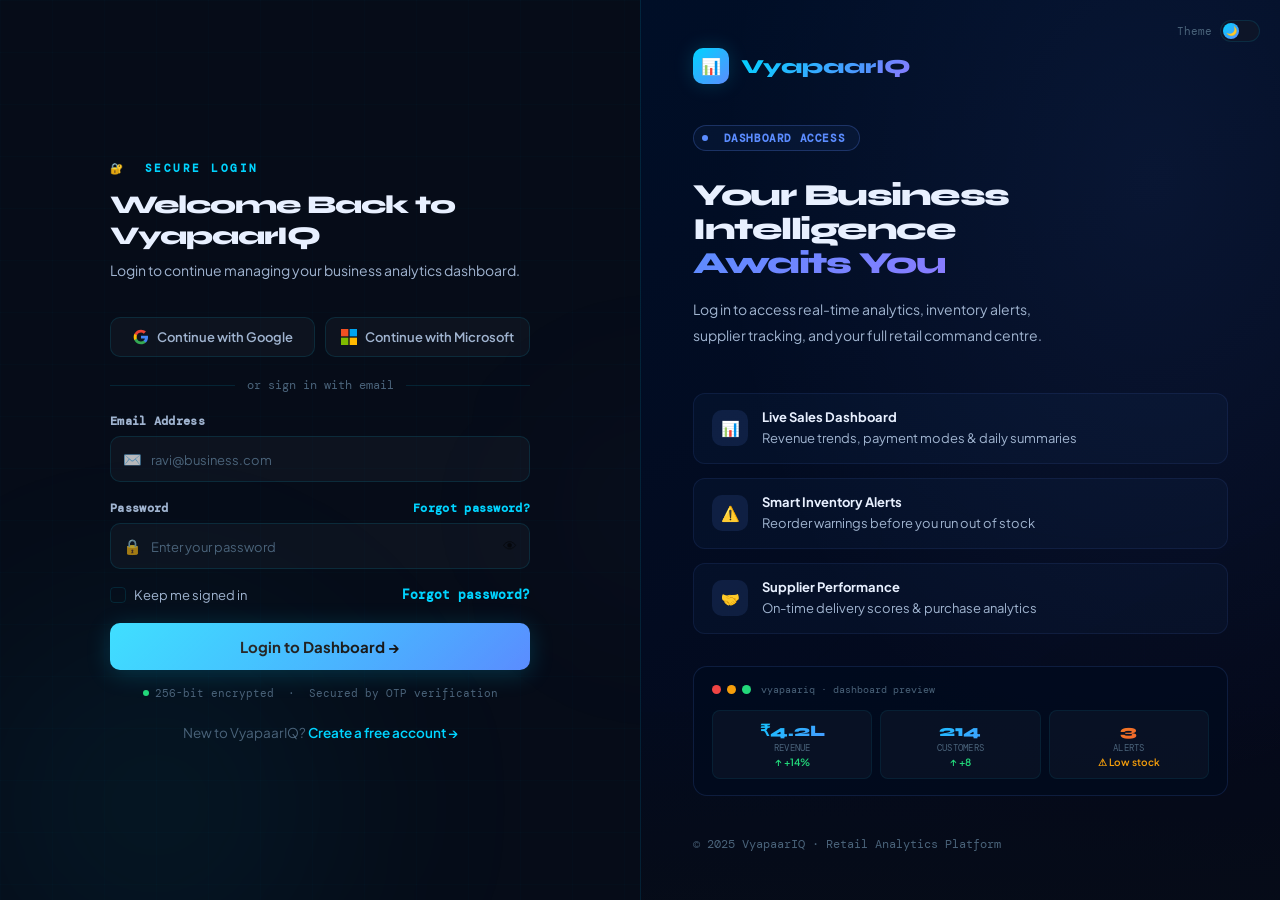
<file: templates/login.html>
<!DOCTYPE html>
<html lang="en" data-theme="dark">
<head>
<meta charset="UTF-8"/>
<meta name="viewport" content="width=device-width, initial-scale=1.0"/>
<title>Login — VyapaarIQ</title>
<link href="https://fonts.googleapis.com/css2?family=Plus+Jakarta+Sans:wght@300;400;500;600;700;800;900&family=Syne:wght@700;800&family=DM+Mono:wght@400;500&display=swap" rel="stylesheet"/>
<style>
:root{
  --bg:#060c18;--bg2:#080f1e;--sur:#0d1528;--card:#0d1628;--card2:#111c34;
  --bd:rgba(0,212,255,.12);--bd2:rgba(91,140,255,.15);
  --tx:#e8f0ff;--tx2:#a0b4d0;--mu:#4a637a;
  --cyan:#00d4ff;--blue:#5b8cff;--vio:#8a7cff;--green:#22d87a;--red:#ef4444;
  --glow:rgba(0,212,255,.18);--glowb:rgba(91,140,255,.22);
  --g1:linear-gradient(135deg,#00d4ff,#5b8cff);
  --g2:linear-gradient(135deg,#5b8cff,#8a7cff);
  --f:'Plus Jakarta Sans',sans-serif;--fd:'Syne',sans-serif;--fm:'DM Mono',monospace;
  --ease:cubic-bezier(.4,0,.2,1);
  --r-inp:10px;
}
[data-theme="light"]{
  --bg:#f0f4ff;--bg2:#e8efff;--sur:#fff;--card:#f8faff;--card2:#eef2ff;
  --tx:#0a0e1a;--tx2:#2c3e6a;--mu:#7a90b0;--bd:rgba(0,100,200,.12);--bd2:rgba(91,140,255,.18)
}
*,*::before,*::after{box-sizing:border-box;margin:0;padding:0}
html{height:100%}
body{
  min-height:100vh;background:var(--bg);color:var(--tx);
  font-family:var(--f);overflow-x:hidden;
  display:flex;flex-direction:column;
}
a{text-decoration:none;color:inherit}
::-webkit-scrollbar{width:3px}
::-webkit-scrollbar-track{background:var(--bg)}
::-webkit-scrollbar-thumb{background:var(--cyan);border-radius:3px}

/* GRID */
body::before{
  content:'';position:fixed;inset:0;z-index:0;pointer-events:none;
  background-image:linear-gradient(rgba(0,212,255,.016) 1px,transparent 1px),
                   linear-gradient(90deg,rgba(0,212,255,.016) 1px,transparent 1px);
  background-size:52px 52px;
}

/* ORBS */
.orb{position:fixed;border-radius:50%;filter:blur(90px);pointer-events:none;z-index:0}
.o1{width:650px;height:650px;top:-180px;right:-150px;background:radial-gradient(circle,rgba(91,140,255,.09),transparent 70%)}
.o2{width:550px;height:550px;bottom:-180px;left:-120px;background:radial-gradient(circle,rgba(0,212,255,.08),transparent 70%)}
.o3{width:300px;height:300px;top:40%;left:40%;background:radial-gradient(circle,rgba(138,124,255,.05),transparent 70%)}

/* PAGE LAYOUT */
.page{
  flex:1;display:grid;grid-template-columns:1fr 1fr;
  min-height:100vh;position:relative;z-index:1;
}

/* LEFT — FORM */
.left-panel{
  display:flex;flex-direction:column;align-items:center;justify-content:center;
  padding:48px 52px;overflow-y:auto;position:relative;z-index:1;
}
.form-wrap{width:100%;max-width:420px;margin:0 auto}

/* RIGHT — INFO */
.right-panel{
  background:linear-gradient(150deg,rgba(0,15,40,.95) 0%,rgba(5,8,25,.97) 100%);
  border-left:1px solid var(--bd);
  display:flex;flex-direction:column;justify-content:space-between;
  padding:48px 52px;position:relative;overflow:hidden;
}
.right-panel::before{
  content:'';position:absolute;inset:0;
  background:radial-gradient(ellipse at 80% 20%,rgba(91,140,255,.08),transparent 60%);
  pointer-events:none;
}
.right-panel::after{
  content:'';position:absolute;bottom:0;left:0;right:0;height:200px;
  background:linear-gradient(to top,rgba(6,12,24,.85),transparent);pointer-events:none;
}

/* LOGO */
.rp-logo{display:flex;align-items:center;gap:12px;font-family:var(--fd);font-size:20px;font-weight:800;position:relative;z-index:1}
.logo-icon{width:36px;height:36px;border-radius:10px;background:var(--g1);display:flex;align-items:center;justify-content:center;font-size:16px;box-shadow:0 0 20px var(--glow)}
.logo-text{background:var(--g1);-webkit-background-clip:text;-webkit-text-fill-color:transparent;background-clip:text}
.logo-iq{background:var(--g2);-webkit-background-clip:text;-webkit-text-fill-color:transparent;background-clip:text}

.rp-main{position:relative;z-index:1}
.rp-tag{
  display:inline-flex;align-items:center;gap:8px;
  padding:5px 14px 5px 8px;border-radius:50px;
  border:1px solid rgba(91,140,255,.25);background:rgba(91,140,255,.06);
  font-size:11px;font-weight:700;color:var(--blue);letter-spacing:.6px;
  margin-bottom:28px;font-family:var(--fm);
}
.blink{display:inline-block;width:6px;height:6px;border-radius:50%;background:var(--blue);animation:blink 2s infinite}
@keyframes blink{0%,100%{opacity:1}50%{opacity:.2}}

.rp-main h2{font-family:var(--fd);font-size:clamp(26px,2.4vw,38px);font-weight:800;line-height:1.1;letter-spacing:-1.5px;margin-bottom:16px}
.rp-main h2 span{background:var(--g2);-webkit-background-clip:text;-webkit-text-fill-color:transparent;background-clip:text}
.rp-main p{font-size:14px;color:var(--tx2);line-height:1.85;max-width:380px;margin-bottom:44px}

/* FEATURE LIST */
.feat-list{display:flex;flex-direction:column;gap:14px}
.feat-item{
  display:flex;align-items:center;gap:14px;
  background:rgba(91,140,255,.04);border:1px solid rgba(91,140,255,.1);
  border-radius:12px;padding:14px 18px;transition:all .3s var(--ease);
}
.feat-item:hover{background:rgba(91,140,255,.08);border-color:rgba(91,140,255,.22);transform:translateX(-4px)}
.feat-icon{width:36px;height:36px;border-radius:10px;background:rgba(91,140,255,.12);display:flex;align-items:center;justify-content:center;font-size:15px;flex-shrink:0}
.feat-text{font-size:13px;color:var(--tx2);line-height:1.5}
.feat-text strong{display:block;color:var(--tx);font-size:13px;margin-bottom:2px;font-weight:700}

/* MINI DASHBOARD PREVIEW */
.mini-dash{
  background:rgba(0,10,30,.7);border:1px solid rgba(91,140,255,.15);
  border-radius:14px;padding:16px 18px;margin-top:32px;
}
.mini-dash-top{display:flex;align-items:center;gap:6px;margin-bottom:14px}
.md-dot{width:9px;height:9px;border-radius:50%}
.md-title{font-size:10px;color:var(--mu);font-family:var(--fm);margin-left:4px}
.mini-kpis{display:grid;grid-template-columns:repeat(3,1fr);gap:8px}
.mini-kpi{background:rgba(255,255,255,.03);border:1px solid rgba(0,212,255,.08);border-radius:8px;padding:10px 12px;text-align:center}
.mkv{font-size:16px;font-weight:800;font-family:var(--fd);background:var(--g1);-webkit-background-clip:text;-webkit-text-fill-color:transparent;background-clip:text}
.mkl{font-size:9px;color:var(--mu);font-family:var(--fm);margin-top:2px;letter-spacing:.3px}
.mkc{font-size:10px;color:var(--green);font-weight:600;margin-top:2px}

.rp-footer{position:relative;z-index:1;font-size:12px;color:var(--mu);font-family:var(--fm)}

/* ── FORM ELEMENTS ── */
.form-header{margin-bottom:36px}
.form-tag{
  display:inline-flex;align-items:center;gap:6px;
  font-size:10.5px;font-weight:700;color:var(--cyan);
  letter-spacing:2.5px;text-transform:uppercase;
  font-family:var(--fm);margin-bottom:14px;
}
.form-header h1{font-family:var(--fd);font-size:clamp(22px,2vw,30px);font-weight:800;letter-spacing:-1px;margin-bottom:8px}
.form-header p{font-size:14px;color:var(--tx2);line-height:1.6}

.form-group{margin-bottom:18px;position:relative}
.form-group label{
  display:flex;align-items:center;justify-content:space-between;
  font-size:12px;font-weight:600;color:var(--tx2);
  letter-spacing:.3px;margin-bottom:7px;font-family:var(--fm);
}
.form-group label a{color:var(--cyan);font-size:11.5px;font-weight:600;transition:opacity .2s}
.form-group label a:hover{opacity:.7}
.inp-wrap{position:relative}
.inp-icon{position:absolute;left:13px;top:50%;transform:translateY(-50%);font-size:15px;pointer-events:none;z-index:1;opacity:0.7}
.form-group input{
  width:100%;padding:13px 14px 13px 40px;
  background:rgba(255,255,255,.03);
  border:1.5px solid var(--bd);border-radius:var(--r-inp);
  color:var(--tx);font-size:14px;font-family:var(--f);
  transition:all .25s;outline:none;
}
.form-group input::placeholder{color:var(--mu);font-size:13px}
.form-group input:focus{
  border-color:var(--cyan);background:rgba(0,212,255,.04);
  box-shadow:0 0 0 3px rgba(0,212,255,.08),0 2px 12px rgba(0,212,255,.06);
}
.form-group input.err{border-color:var(--red);box-shadow:0 0 0 3px rgba(239,68,68,.08)}
.form-group input.ok{border-color:var(--green)}
.inp-status{position:absolute;right:13px;top:50%;transform:translateY(-50%);font-size:14px;transition:all .25s;opacity:0}
.inp-status.show{opacity:1}
.pw-toggle{position:absolute;right:13px;top:50%;transform:translateY(-50%);font-size:14px;cursor:pointer;z-index:2;opacity:0.6;transition:opacity .2s;background:none;border:none;padding:0}
.pw-toggle:hover{opacity:1}
.err-msg{
  font-size:11.5px;color:var(--red);
  display:flex;align-items:center;gap:4px;font-family:var(--fm);
  opacity:0;transform:translateY(-4px);transition:all .2s;height:0;overflow:hidden;
}
.err-msg.show{opacity:1;transform:none;height:auto;margin-top:6px}

/* REMEMBER ROW */
.remember-row{
  display:flex;align-items:center;justify-content:space-between;
  margin-bottom:20px;
}
.rem-left{display:flex;align-items:center;gap:8px}
.chk{
  width:16px;height:16px;border-radius:4px;border:1.5px solid var(--bd);
  background:transparent;cursor:pointer;
  appearance:none;-webkit-appearance:none;outline:none;transition:all .2s;flex-shrink:0;
}
.chk:checked{
  background:var(--g1);border-color:transparent;
  background-image:url("data:image/svg+xml,%3Csvg viewBox='0 0 12 10' xmlns='http://www.w3.org/2000/svg'%3E%3Cpath d='M1 5l3.5 3.5L11 1' stroke='%23000' stroke-width='2' fill='none' stroke-linecap='round' stroke-linejoin='round'/%3E%3C/svg%3E");
  background-size:10px 8px;background-repeat:no-repeat;background-position:center;
}
.rem-label{font-size:13px;color:var(--tx2);cursor:pointer}
.forgot-link{font-size:12.5px;color:var(--cyan);font-weight:600;font-family:var(--fm);transition:opacity .2s}
.forgot-link:hover{opacity:.7}

/* SUBMIT */
.btn-submit{
  width:100%;padding:14px;border-radius:var(--r-inp);
  font-size:15px;font-weight:700;font-family:var(--f);
  background:var(--g1);color:#000;border:none;cursor:pointer;
  position:relative;overflow:hidden;transition:all .3s var(--ease);
  box-shadow:0 4px 24px rgba(0,212,255,.2);
}
.btn-submit::after{content:'';position:absolute;inset:0;background:linear-gradient(135deg,rgba(255,255,255,.25),transparent);pointer-events:none}
.btn-submit:hover{transform:translateY(-2px);box-shadow:0 8px 36px rgba(0,212,255,.3)}
.btn-submit:active{transform:translateY(0)}
.btn-submit:disabled{opacity:.55;cursor:not-allowed;transform:none}
.btn-loading{display:none;align-items:center;justify-content:center;gap:8px}
.spinner{width:16px;height:16px;border:2px solid rgba(0,0,0,.3);border-top-color:#000;border-radius:50%;animation:spin .7s linear infinite}
@keyframes spin{to{transform:rotate(360deg)}}

/* DIVIDER */
.or-div{display:flex;align-items:center;gap:12px;margin:20px 0;font-size:12px;color:var(--mu);font-family:var(--fm)}
.or-div::before,.or-div::after{content:'';flex:1;height:1px;background:var(--bd)}

/* SOCIAL BUTTONS */
.social-btns{display:grid;grid-template-columns:1fr 1fr;gap:10px;margin-bottom:6px}
.btn-social{
  display:flex;align-items:center;justify-content:center;gap:8px;
  padding:11px 14px;border-radius:var(--r-inp);font-size:13px;font-weight:600;
  background:rgba(255,255,255,.03);border:1.5px solid var(--bd);
  color:var(--tx2);cursor:pointer;font-family:var(--f);transition:all .3s;
}
.btn-social:hover{border-color:rgba(0,212,255,.25);background:rgba(0,212,255,.05);color:var(--tx);transform:translateY(-1px)}

/* ALERT */
.alert{
  padding:12px 16px;border-radius:10px;margin-bottom:18px;
  font-size:13px;font-family:var(--fm);line-height:1.5;
  display:none;animation:fadeUp .3s var(--ease);
}
.alert.err-box{background:rgba(239,68,68,.08);border:1px solid rgba(239,68,68,.25);color:#f87171}
.alert.suc-box{background:rgba(34,216,122,.08);border:1px solid rgba(34,216,122,.22);color:var(--green)}
.alert.show{display:flex;align-items:flex-start;gap:10px}
@keyframes fadeUp{from{opacity:0;transform:translateY(8px)}to{opacity:1;transform:none}}

/* AUTH LINK */
.auth-link{text-align:center;font-size:13.5px;color:var(--mu);margin-top:22px;line-height:1.7}
.auth-link a{color:var(--cyan);font-weight:600;transition:opacity .2s}
.auth-link a:hover{opacity:.75}

/* SECURITY NOTE */
.sec-note{
  display:flex;align-items:center;justify-content:center;gap:6px;
  font-size:11px;color:var(--mu);font-family:var(--fm);margin-top:16px;
}
.sec-dot{width:6px;height:6px;border-radius:50%;background:var(--green)}

/* FORGOT PW PANEL */
.forgot-panel{display:none;animation:fadeUp .35s var(--ease)}
.forgot-panel.show{display:block}
.main-login-panel{transition:all .3s}

/* THEME TOGGLE */
.tog-wrap{position:fixed;top:20px;right:20px;z-index:99;display:flex;align-items:center;gap:8px}
.tog{width:40px;height:22px;border-radius:11px;background:var(--sur);border:1px solid var(--bd);cursor:pointer;display:flex;align-items:center;padding:2px}
.tok{width:16px;height:16px;border-radius:50%;background:var(--g1);font-size:9px;display:flex;align-items:center;justify-content:center;transition:transform .3s var(--ease)}
[data-theme="light"] .tok{transform:translateX(18px)}
.tog-label{font-size:11px;color:var(--mu);font-family:var(--fm)}

/* WELCOME BACK ANIMATION */
@keyframes welcomeIn{from{opacity:0;transform:translateY(20px)}to{opacity:1;transform:none}}
.animate-in{animation:welcomeIn .5s var(--ease) both}
.animate-in[data-delay="1"]{animation-delay:.06s}
.animate-in[data-delay="2"]{animation-delay:.12s}
.animate-in[data-delay="3"]{animation-delay:.18s}
.animate-in[data-delay="4"]{animation-delay:.24s}
.animate-in[data-delay="5"]{animation-delay:.30s}

/* RESPONSIVE */
@media(max-width:900px){
  .page{grid-template-columns:1fr}
  .right-panel{display:none}
  .left-panel{padding:40px 28px;justify-content:center}
  .tog-wrap{top:16px;right:16px}
}
@media(max-width:480px){
  .left-panel{padding:32px 20px}
  .social-btns{grid-template-columns:1fr}
}
</style>
</head>
<body>

<div class="orb o1"></div>
<div class="orb o2"></div>
<div class="orb o3"></div>

<!-- THEME TOGGLE -->
<div class="tog-wrap">
  <span class="tog-label">Theme</span>
  <button class="tog" onclick="toggleTheme()" title="Toggle theme">
    <div class="tok" id="knob">🌙</div>
  </button>
</div>

<div class="page">
  <!-- LEFT — LOGIN FORM -->
  <main class="left-panel">
    <div class="form-wrap">

      <!-- MAIN LOGIN -->
      <div id="mainLoginPanel">

        <!-- FORM HEADER -->
        <div class="form-header animate-in">
          <div class="form-tag">🔐 &nbsp;Secure Login</div>
          <h1>Welcome Back to VyapaarIQ</h1>
          <p>Login to continue managing your business analytics dashboard.</p>
        </div>

        <!-- ALERT -->
        <div class="alert" id="alertBox">
          <span id="alertIcon">⚠</span>
          <span id="alertText"></span>
        </div>

        <!-- SOCIAL LOGIN BUTTONS -->
        <div class="social-btns animate-in" data-delay="1">
          <button class="btn-social" onclick="socialLogin('Google')">
            <svg width="16" height="16" viewBox="0 0 24 24"><path fill="#4285F4" d="M22.56 12.25c0-.78-.07-1.53-.2-2.25H12v4.26h5.92c-.26 1.37-1.04 2.53-2.21 3.31v2.77h3.57c2.08-1.92 3.28-4.74 3.28-8.09z"/><path fill="#34A853" d="M12 23c2.97 0 5.46-.98 7.28-2.66l-3.57-2.77c-.98.66-2.23 1.06-3.71 1.06-2.86 0-5.29-1.93-6.16-4.53H2.18v2.84C3.99 20.53 7.7 23 12 23z"/><path fill="#FBBC05" d="M5.84 14.09c-.22-.66-.35-1.36-.35-2.09s.13-1.43.35-2.09V7.07H2.18C1.43 8.55 1 10.22 1 12s.43 3.45 1.18 4.93l2.85-2.22.81-.62z"/><path fill="#EA4335" d="M12 5.38c1.62 0 3.06.56 4.21 1.64l3.15-3.15C17.45 2.09 14.97 1 12 1 7.7 1 3.99 3.47 2.18 7.07l3.66 2.84c.87-2.6 3.3-4.53 6.16-4.53z"/></svg>
            Continue with Google
          </button>
          <button class="btn-social" onclick="socialLogin('Microsoft')">
            <svg width="16" height="16" viewBox="0 0 24 24"><path fill="#f25022" d="M0 0h11v11H0z"/><path fill="#00a4ef" d="M13 0h11v11H13z"/><path fill="#7fba00" d="M0 13h11v11H0z"/><path fill="#ffb900" d="M13 13h11v11H13z"/></svg>
            Continue with Microsoft
          </button>
        </div>

        <div class="or-div animate-in" data-delay="2">or sign in with email</div>

        <!-- EMAIL -->
        <div class="form-group animate-in" data-delay="2">
          <label for="email">
            Email Address
          </label>
          <div class="inp-wrap">
            <span class="inp-icon">✉️</span>
            <input type="email" id="email" placeholder="ravi@business.com" autocomplete="email"
              onblur="validateEmail()"/>
            <span class="inp-status" id="emailStatus"></span>
          </div>
          <div class="err-msg" id="emailErr">⚡ Please enter a valid email address</div>
        </div>

        <!-- PASSWORD -->
        <div class="form-group animate-in" data-delay="3">
          <label for="password">
            Password
            <a href="#" onclick="showForgot(event)">Forgot password?</a>
          </label>
          <div class="inp-wrap">
            <span class="inp-icon">🔒</span>
            <input type="password" id="password" placeholder="Enter your password" autocomplete="current-password"
              onblur="validatePw()" onkeydown="if(event.key==='Enter')submitLogin()"/>
            <button class="pw-toggle" onclick="togglePw()" title="Show/hide password" id="pwEye">👁</button>
          </div>
          <div class="err-msg" id="pwErr">⚡ Password must be at least 6 characters</div>
        </div>

        <!-- REMEMBER ME -->
        <div class="remember-row animate-in" data-delay="4">
          <label class="rem-left" style="cursor:pointer">
            <input type="checkbox" class="chk" id="rememberMe"/>
            <span class="rem-label">Keep me signed in</span>
          </label>
          <a href="#" class="forgot-link" onclick="showForgot(event)">Forgot password?</a>
        </div>

        <!-- LOGIN BUTTON -->
        <button class="btn-submit animate-in"
        data-delay="4"
        id="loginBtn"
        type="button"
        onclick="submitLogin()">

  <span id="loginBtnText">Login to Dashboard →</span>

  <span class="btn-loading" id="loginBtnLoad">
    <span class="spinner"></span> Authenticating…
  </span>

</button>

        <div class="sec-note animate-in" data-delay="5">
          <span class="sec-dot"></span>
          <span>256-bit encrypted &nbsp;·&nbsp; Secured by OTP verification</span>
        </div>

        <div class="auth-link animate-in" data-delay="5">
          New to VyapaarIQ? <a href="/signup">Create a free account →</a>
        </div>

      </div><!-- #mainLoginPanel -->

      <!-- FORGOT PASSWORD PANEL -->
      <div id="forgotPanel" class="forgot-panel">
        <div class="form-header">
          <div class="form-tag">🔑 &nbsp;Reset Password</div>
          <h1>Forgot Password?</h1>
          <p>Enter your registered email and we'll send you a reset link.</p>
        </div>

        <div class="alert" id="forgotAlert">
          <span id="fAlertIcon">⚠</span>
          <span id="fAlertText"></span>
        </div>

        <div class="form-group">
          <label for="forgotEmail">Email Address</label>
          <div class="inp-wrap">
            <span class="inp-icon">✉️</span>
            <input type="email" id="forgotEmail" placeholder="ravi@business.com"/>
          </div>
        </div>

        <button class="btn-submit" id="forgotBtn" onclick="submitForgot()" style="margin-top:4px">
          <span id="forgotBtnText">📧 Send Reset Link</span>
          <span class="btn-loading" id="forgotBtnLoad"><span class="spinner"></span> Sending…</span>
        </button>

        <div class="auth-link" style="margin-top:20px">
          <a href="#" onclick="hideForgot(event)">← Back to Login</a>
        </div>
      </div><!-- forgotPanel -->

    </div><!-- form-wrap -->
  </main>

  <!-- RIGHT — INFO PANEL -->
  <aside class="right-panel">
    <div class="rp-logo">
      <div class="logo-icon">📊</div>
      <span><span class="logo-text">Vyapaar</span><span class="logo-iq">IQ</span></span>
    </div>

    <div class="rp-main">
      <div class="rp-tag"><span class="blink"></span>&nbsp;DASHBOARD ACCESS</div>
      <h2>Your Business<br/>Intelligence<br/><span>Awaits You</span></h2>
      <p>Log in to access real-time analytics, inventory alerts, supplier tracking, and your full retail command centre.</p>

      <div class="feat-list">
        <div class="feat-item">
          <div class="feat-icon">📊</div>
          <div class="feat-text">
            <strong>Live Sales Dashboard</strong>
            Revenue trends, payment modes & daily summaries
          </div>
        </div>
        <div class="feat-item">
          <div class="feat-icon">⚠️</div>
          <div class="feat-text">
            <strong>Smart Inventory Alerts</strong>
            Reorder warnings before you run out of stock
          </div>
        </div>
        <div class="feat-item">
          <div class="feat-icon">🤝</div>
          <div class="feat-text">
            <strong>Supplier Performance</strong>
            On-time delivery scores & purchase analytics
          </div>
        </div>
      </div>

      <!-- MINI DASHBOARD PREVIEW -->
      <div class="mini-dash">
        <div class="mini-dash-top">
          <div class="md-dot" style="background:#ef4444"></div>
          <div class="md-dot" style="background:#f59e0b"></div>
          <div class="md-dot" style="background:#22d87a"></div>
          <span class="md-title">vyapaariq · dashboard preview</span>
        </div>
        <div class="mini-kpis">
          <div class="mini-kpi">
            <div class="mkv">₹4.2L</div>
            <div class="mkl">REVENUE</div>
            <div class="mkc">↑ +14%</div>
          </div>
          <div class="mini-kpi">
            <div class="mkv">214</div>
            <div class="mkl">CUSTOMERS</div>
            <div class="mkc">↑ +8</div>
          </div>
          <div class="mini-kpi">
            <div class="mkv" style="background:linear-gradient(135deg,#f59e0b,#ef4444);-webkit-background-clip:text;-webkit-text-fill-color:transparent;background-clip:text">3</div>
            <div class="mkl">ALERTS</div>
            <div class="mkc" style="color:#f59e0b">⚠ Low stock</div>
          </div>
        </div>
      </div>
    </div>

    <p class="rp-footer">© 2025 VyapaarIQ · Retail Analytics Platform</p>
  </aside>
</div>

<script>
/* ── THEME ── */
function toggleTheme(){
  const h=document.documentElement, k=document.getElementById('knob');
  h.dataset.theme=h.dataset.theme==='dark'?'light':'dark';
  k.textContent=h.dataset.theme==='dark'?'🌙':'☀️';
}

/* ── PW TOGGLE ── */
let pwVisible=false;
function togglePw(){
  const inp=document.getElementById('password');
  const eye=document.getElementById('pwEye');
  pwVisible=!pwVisible;
  inp.type=pwVisible?'text':'password';
  eye.textContent=pwVisible?'🙈':'👁';
}

/* ── VALIDATION ── */
function validateEmail(){
  const inp=document.getElementById('email');
  const ok=/^[^\s@]+@[^\s@]+\.[^\s@]+$/.test(inp.value.trim());
  inp.classList.toggle('err',!ok);
  inp.classList.toggle('ok',ok);
  const st=document.getElementById('emailStatus');
  st.textContent=ok?'✅':'❌'; st.classList.add('show');
  document.getElementById('emailErr').classList.toggle('show',!ok);
  return ok;
}
function validatePw(){
  const inp=document.getElementById('password');
  const ok=inp.value.length>=6;
  inp.classList.toggle('err',!ok);
  inp.classList.toggle('ok',ok);
  document.getElementById('pwErr').classList.toggle('show',!ok);
  return ok;
}

/* ── ALERT ── */
function showAlert(id,textId,iconId,msg,type='err'){
  const box=document.getElementById(id);
  box.className='alert '+(type==='err'?'err-box':'suc-box')+' show';
  document.getElementById(iconId).textContent=type==='err'?'⚠':'✅';
  document.getElementById(textId).textContent=msg;
  if(type!=='err') return;
  setTimeout(()=>{box.className='alert'},4000);
}

/* ── SOCIAL LOGIN ── */
function socialLogin(provider){
  showAlert('alertBox','alertText','alertIcon',provider+' login coming soon. Use email/password for now.','err');
}

/* ── LOGIN SUBMIT ── */
async function submitLogin(){

  const eOk = validateEmail();
  const pOk = validatePw();

  if(!eOk || !pOk){
    showAlert('alertBox','alertText','alertIcon','Please fix the errors above.','err');
    return;
  }

  const email = document.getElementById("email").value.trim();
  const password = document.getElementById("password").value;

  const btn = document.getElementById("loginBtn");

  document.getElementById("loginBtnText").style.display="none";
  document.getElementById("loginBtnLoad").style.display="flex";
  btn.disabled = true;

  try{

    const response = await fetch("/login",{
      method:"POST",
      headers:{
        "Content-Type":"application/json"
      },
      body:JSON.stringify({
        email:email,
        password:password
      })
    });

    const data = await response.json();

    if(response.ok){

      showAlert(
        'alertBox',
        'alertText',
        'alertIcon',
        'Login successful! Redirecting...',
        'suc'
      );

      setTimeout(()=>{
        window.location.href="/dashboard";
      },1200);

    }else{

      showAlert(
        'alertBox',
        'alertText',
        'alertIcon',
        data.error || "Invalid login credentials",
        'err'
      );

    }

  }catch(error){

    console.error(error);

    showAlert(
      'alertBox',
      'alertText',
      'alertIcon',
      'Server connection error',
      'err'
    );

  }

  document.getElementById("loginBtnText").style.display="";
  document.getElementById("loginBtnLoad").style.display="none";
  btn.disabled=false;
}
/* ── FORGOT PASSWORD ── */
function showForgot(e){
  e.preventDefault();
  document.getElementById('mainLoginPanel').style.display='none';
  document.getElementById('forgotPanel').classList.add('show');
}
function hideForgot(e){
  e.preventDefault();
  document.getElementById('mainLoginPanel').style.display='';
  document.getElementById('forgotPanel').classList.remove('show');
}
function submitForgot(){
  const email=document.getElementById('forgotEmail').value.trim();
  if(!/^[^\s@]+@[^\s@]+\.[^\s@]+$/.test(email)){
    showAlert('forgotAlert','fAlertText','fAlertIcon','Please enter a valid email address.','err');
    return;
  }
  const btn=document.getElementById('forgotBtn');
  document.getElementById('forgotBtnText').style.display='none';
  document.getElementById('forgotBtnLoad').style.display='flex';
  btn.disabled=true;
  setTimeout(()=>{
    document.getElementById('forgotBtnText').style.display='';
    document.getElementById('forgotBtnLoad').style.display='none';
    btn.disabled=false;
    showAlert('forgotAlert','fAlertText','fAlertIcon','Password reset link sent to '+email,'suc');
  },1200);
}

/* ── INLINE VALIDATION ── */
document.getElementById('email').addEventListener('input',function(){
  if(this.value.length>5) validateEmail();
});
</script>
</body>
</html>
</file>
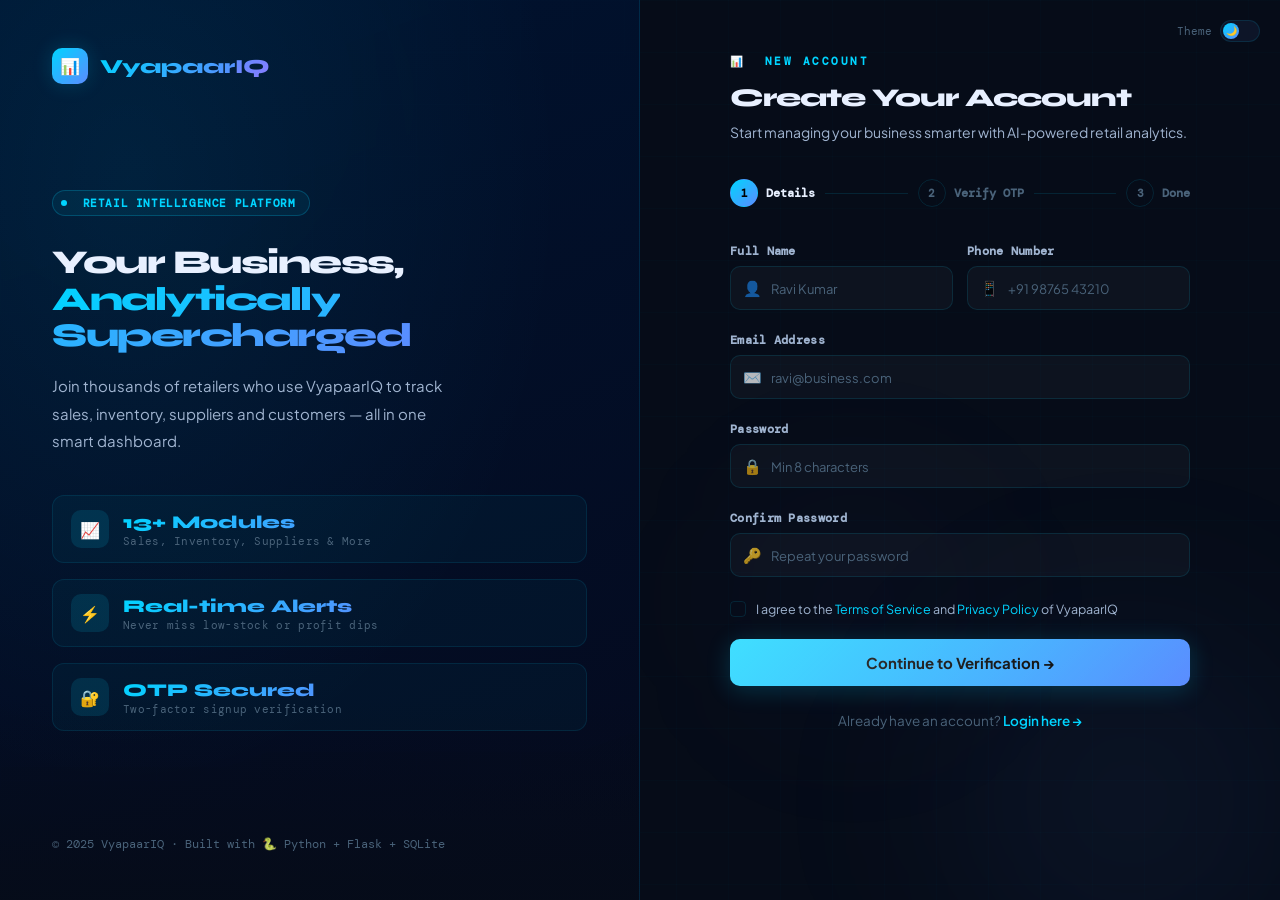
<file: templates/signup.html>
<!DOCTYPE html>
<html lang="en" data-theme="dark">
<head>
<meta charset="UTF-8"/>
<meta name="viewport" content="width=device-width, initial-scale=1.0"/>
<title>Sign Up — VyapaarIQ</title>
<link href="https://fonts.googleapis.com/css2?family=Plus+Jakarta+Sans:wght@300;400;500;600;700;800;900&family=Syne:wght@700;800&family=DM+Mono:wght@400;500&display=swap" rel="stylesheet"/>
<style>
:root{
  --bg:#060c18;--bg2:#080f1e;--sur:#0d1528;--card:#0d1628;--card2:#111c34;
  --bd:rgba(0,212,255,.12);--bd2:rgba(91,140,255,.15);--bd-err:rgba(239,68,68,.35);
  --tx:#e8f0ff;--tx2:#a0b4d0;--mu:#4a637a;
  --cyan:#00d4ff;--blue:#5b8cff;--vio:#8a7cff;--green:#22d87a;--red:#ef4444;
  --glow:rgba(0,212,255,.18);--glowb:rgba(91,140,255,.22);
  --g1:linear-gradient(135deg,#00d4ff,#5b8cff);
  --g2:linear-gradient(135deg,#5b8cff,#8a7cff);
  --f:'Plus Jakarta Sans',sans-serif;--fd:'Syne',sans-serif;--fm:'DM Mono',monospace;
  --ease:cubic-bezier(.4,0,.2,1);
  --r-inp:10px;
}
[data-theme="light"]{
  --bg:#f0f4ff;--bg2:#e8efff;--sur:#fff;--card:#f8faff;--card2:#eef2ff;
  --tx:#0a0e1a;--tx2:#2c3e6a;--mu:#7a90b0;--bd:rgba(0,100,200,.12);--bd2:rgba(91,140,255,.18)
}
*,*::before,*::after{box-sizing:border-box;margin:0;padding:0}
html{scroll-behavior:smooth;height:100%}
body{
  min-height:100vh;background:var(--bg);color:var(--tx);
  font-family:var(--f);overflow-x:hidden;
  display:flex;flex-direction:column;
}
a{text-decoration:none;color:inherit}
::-webkit-scrollbar{width:3px}
::-webkit-scrollbar-track{background:var(--bg)}
::-webkit-scrollbar-thumb{background:var(--cyan);border-radius:3px}

/* GRID OVERLAY */
body::before{
  content:'';position:fixed;inset:0;z-index:0;pointer-events:none;
  background-image:linear-gradient(rgba(0,212,255,.016) 1px,transparent 1px),
                   linear-gradient(90deg,rgba(0,212,255,.016) 1px,transparent 1px);
  background-size:52px 52px;
}

/* AMBIENT ORBS */
.orb{position:fixed;border-radius:50%;filter:blur(90px);pointer-events:none;z-index:0}
.o1{width:600px;height:600px;top:-200px;left:-150px;background:radial-gradient(circle,rgba(0,212,255,.08),transparent 70%)}
.o2{width:500px;height:500px;bottom:-150px;right:-100px;background:radial-gradient(circle,rgba(91,140,255,.09),transparent 70%)}
.o3{width:300px;height:300px;top:50%;left:55%;background:radial-gradient(circle,rgba(138,124,255,.06),transparent 70%)}

/* LAYOUT */
.page{
  flex:1;display:grid;grid-template-columns:1fr 1fr;
  min-height:100vh;position:relative;z-index:1;
}

/* LEFT PANEL */
.left-panel{
  background:linear-gradient(160deg,rgba(0,20,50,.92) 0%,rgba(5,10,30,.96) 100%);
  border-right:1px solid var(--bd);
  display:flex;flex-direction:column;justify-content:space-between;
  padding:48px 52px;position:relative;overflow:hidden;
}
.left-panel::before{
  content:'';position:absolute;inset:0;
  background:radial-gradient(ellipse at 20% 20%,rgba(0,212,255,.08),transparent 60%);
  pointer-events:none;
}
.left-panel::after{
  content:'';position:absolute;bottom:0;left:0;right:0;height:200px;
  background:linear-gradient(to top,rgba(6,12,24,.8),transparent);
  pointer-events:none;
}
.lp-logo{display:flex;align-items:center;gap:12px;font-family:var(--fd);font-size:20px;font-weight:800;position:relative;z-index:1}
.logo-icon{width:36px;height:36px;border-radius:10px;background:var(--g1);display:flex;align-items:center;justify-content:center;font-size:16px;box-shadow:0 0 20px var(--glow)}
.logo-text{background:var(--g1);-webkit-background-clip:text;-webkit-text-fill-color:transparent;background-clip:text}
.logo-iq{background:var(--g2);-webkit-background-clip:text;-webkit-text-fill-color:transparent;background-clip:text}

.lp-content{position:relative;z-index:1}
.lp-tag{
  display:inline-flex;align-items:center;gap:8px;
  padding:5px 14px 5px 8px;border-radius:50px;
  border:1px solid rgba(0,212,255,.22);background:rgba(0,212,255,.06);
  font-size:11px;font-weight:700;color:var(--cyan);letter-spacing:.6px;
  margin-bottom:28px;font-family:var(--fm);
}
.blink{display:inline-block;width:6px;height:6px;border-radius:50%;background:var(--cyan);animation:blink 2s infinite}
@keyframes blink{0%,100%{opacity:1}50%{opacity:.2}}
.lp-title{font-family:var(--fd);font-size:clamp(28px,2.6vw,40px);font-weight:800;line-height:1.1;letter-spacing:-1.5px;margin-bottom:18px}
.lp-title span{background:var(--g1);-webkit-background-clip:text;-webkit-text-fill-color:transparent;background-clip:text}
.lp-sub{font-size:15px;color:var(--tx2);line-height:1.85;max-width:400px;margin-bottom:40px}

.lp-stats{display:flex;flex-direction:column;gap:16px}
.stat-item{
  display:flex;align-items:center;gap:14px;
  background:rgba(0,212,255,.04);border:1px solid rgba(0,212,255,.1);
  border-radius:12px;padding:14px 18px;transition:all .3s var(--ease);
}
.stat-item:hover{background:rgba(0,212,255,.07);border-color:rgba(0,212,255,.2);transform:translateX(4px)}
.stat-icon{width:38px;height:38px;border-radius:10px;background:rgba(0,212,255,.12);display:flex;align-items:center;justify-content:center;font-size:16px;flex-shrink:0}
.stat-info .sv{font-size:18px;font-weight:800;font-family:var(--fd);background:var(--g1);-webkit-background-clip:text;-webkit-text-fill-color:transparent;background-clip:text}
.stat-info .sl{font-size:11px;color:var(--mu);margin-top:1px;font-family:var(--fm);letter-spacing:.3px}

.lp-footer{position:relative;z-index:1;font-size:12px;color:var(--mu);font-family:var(--fm)}

/* RIGHT PANEL — FORM */
.right-panel{
  display:flex;flex-direction:column;align-items:center;justify-content:flex-start;
  padding:48px 52px;overflow-y:auto;position:relative;z-index:1;
}
.form-wrap{width:100%;max-width:460px;margin:0 auto}

.form-header{margin-bottom:36px}
.form-tag{
  display:inline-flex;align-items:center;gap:6px;
  font-size:10.5px;font-weight:700;color:var(--cyan);
  letter-spacing:2.5px;text-transform:uppercase;
  font-family:var(--fm);margin-bottom:14px;
}
.form-header h1{font-family:var(--fd);font-size:clamp(22px,2vw,30px);font-weight:800;letter-spacing:-1px;margin-bottom:8px}
.form-header p{font-size:14px;color:var(--tx2);line-height:1.6}

/* STEP INDICATORS */
.steps{display:flex;align-items:center;gap:0;margin-bottom:36px}
.step{display:flex;align-items:center;gap:8px;font-size:12px;font-weight:600;font-family:var(--fm)}
.step-num{
  width:28px;height:28px;border-radius:50%;border:1.5px solid var(--bd);
  display:flex;align-items:center;justify-content:center;font-size:11px;
  color:var(--mu);transition:all .3s;flex-shrink:0;
}
.step.active .step-num{background:var(--g1);border-color:transparent;color:#000}
.step.done .step-num{background:rgba(34,216,122,.15);border-color:var(--green);color:var(--green)}
.step-label{color:var(--mu);transition:color .3s}
.step.active .step-label{color:var(--tx)}
.step.done .step-label{color:var(--green)}
.step-line{flex:1;height:1.5px;background:var(--bd);margin:0 10px;transition:background .5s}
.step-line.done{background:linear-gradient(90deg,var(--green),var(--cyan))}

/* FORM SECTIONS */
.form-section{display:none}
.form-section.active{display:block;animation:slideIn .4s var(--ease)}
@keyframes slideIn{from{opacity:0;transform:translateX(18px)}to{opacity:1;transform:none}}

/* FORM GROUPS */
.form-row{display:grid;grid-template-columns:1fr 1fr;gap:14px}
.form-group{margin-bottom:16px;position:relative}
.form-group label{
  display:block;font-size:12px;font-weight:600;color:var(--tx2);
  letter-spacing:.3px;margin-bottom:7px;font-family:var(--fm);
}
.inp-wrap{position:relative}
.inp-icon{
  position:absolute;left:13px;top:50%;transform:translateY(-50%);
  font-size:15px;pointer-events:none;z-index:1;opacity:0.7;
}
.form-group input{
  width:100%;padding:12px 14px 12px 40px;
  background:rgba(255,255,255,.03);
  border:1.5px solid var(--bd);border-radius:var(--r-inp);
  color:var(--tx);font-size:14px;font-family:var(--f);
  transition:all .25s;outline:none;
}
.form-group input::placeholder{color:var(--mu);font-size:13px}
.form-group input:focus{
  border-color:var(--cyan);background:rgba(0,212,255,.04);
  box-shadow:0 0 0 3px rgba(0,212,255,.08),0 2px 12px rgba(0,212,255,.06);
}
.form-group input.err{border-color:var(--red);box-shadow:0 0 0 3px rgba(239,68,68,.08)}
.form-group input.ok{border-color:var(--green);box-shadow:0 0 0 3px rgba(34,216,122,.07)}
.inp-status{
  position:absolute;right:13px;top:50%;transform:translateY(-50%);
  font-size:14px;transition:all .25s;opacity:0;
}
.inp-status.show{opacity:1}
.err-msg{
  font-size:11.5px;color:var(--red);margin-top:6px;
  display:flex;align-items:center;gap:4px;font-family:var(--fm);
  opacity:0;transform:translateY(-4px);transition:all .2s;height:0;overflow:hidden;
}
.err-msg.show{opacity:1;transform:none;height:auto;margin-top:6px}

/* PASSWORD HINTS */
.pw-hints{
  background:rgba(0,212,255,.03);border:1px solid var(--bd);
  border-radius:10px;padding:14px 16px;margin-top:10px;
}
.pw-hints-title{font-size:11px;font-weight:600;color:var(--tx2);margin-bottom:10px;font-family:var(--fm);letter-spacing:.3px}
.pw-hints ul{list-style:none;display:grid;grid-template-columns:1fr 1fr;gap:6px}
.pw-hint-item{
  display:flex;align-items:center;gap:7px;
  font-size:11.5px;color:var(--mu);font-family:var(--fm);
  transition:color .25s;
}
.pw-hint-item .hint-dot{
  width:6px;height:6px;border-radius:50%;background:var(--mu);
  flex-shrink:0;transition:background .25s,transform .2s;
}
.pw-hint-item.pass{color:var(--green)}
.pw-hint-item.pass .hint-dot{background:var(--green);transform:scale(1.3)}

/* OTP INPUTS */
.otp-grid{display:flex;gap:10px;justify-content:center;margin:24px 0}
.otp-input{
  width:52px;height:58px;text-align:center;
  background:rgba(255,255,255,.03);border:1.5px solid var(--bd);
  border-radius:12px;color:var(--tx);font-size:22px;font-weight:700;
  font-family:var(--fd);outline:none;transition:all .25s;
}
.otp-input:focus{border-color:var(--cyan);background:rgba(0,212,255,.06);box-shadow:0 0 0 3px rgba(0,212,255,.1)}
.otp-input.filled{border-color:var(--blue);color:var(--cyan)}

/* OTP INFO */
.otp-info{
  background:rgba(0,212,255,.04);border:1px solid rgba(0,212,255,.12);
  border-radius:12px;padding:16px;text-align:center;margin-bottom:24px;
}
.otp-info p{font-size:13px;color:var(--tx2);line-height:1.6}
.otp-info strong{color:var(--cyan);font-family:var(--fm)}
.otp-resend{
  display:flex;justify-content:center;gap:6px;align-items:center;
  font-size:12.5px;color:var(--mu);margin-top:16px;font-family:var(--fm);
}
.otp-resend a{color:var(--cyan);cursor:pointer;font-weight:600;transition:opacity .2s}
.otp-resend a:hover{opacity:.7}
.otp-timer{color:var(--cyan)}

/* SUBMIT BUTTONS */
.btn-submit{
  width:100%;padding:14px;border-radius:var(--r-inp);
  font-size:15px;font-weight:700;font-family:var(--f);
  background:var(--g1);color:#000;border:none;cursor:pointer;
  position:relative;overflow:hidden;transition:all .3s var(--ease);
  box-shadow:0 4px 24px rgba(0,212,255,.2);margin-top:6px;
}
.btn-submit::after{content:'';position:absolute;inset:0;background:linear-gradient(135deg,rgba(255,255,255,.25),transparent);pointer-events:none}
.btn-submit:hover{transform:translateY(-2px);box-shadow:0 8px 36px rgba(0,212,255,.3)}
.btn-submit:active{transform:translateY(0)}
.btn-submit:disabled{opacity:.55;cursor:not-allowed;transform:none}
.btn-loading{display:none;align-items:center;justify-content:center;gap:8px}
.spinner{width:16px;height:16px;border:2px solid rgba(0,0,0,.3);border-top-color:#000;border-radius:50%;animation:spin .7s linear infinite}
@keyframes spin{to{transform:rotate(360deg)}}

/* DIVIDER */
.or-div{display:flex;align-items:center;gap:12px;margin:18px 0;font-size:12px;color:var(--mu);font-family:var(--fm)}
.or-div::before,.or-div::after{content:'';flex:1;height:1px;background:var(--bd)}

/* AUTH LINK */
.auth-link{text-align:center;font-size:13.5px;color:var(--mu);margin-top:24px;line-height:1.7}
.auth-link a{color:var(--cyan);font-weight:600;transition:opacity .2s}
.auth-link a:hover{opacity:.75}

/* ALERT BOX */
.alert{
  padding:12px 16px;border-radius:10px;margin-bottom:18px;
  font-size:13px;font-family:var(--fm);line-height:1.5;
  display:none;animation:fadeUp .3s var(--ease);
}
.alert.err-box{background:rgba(239,68,68,.08);border:1px solid rgba(239,68,68,.25);color:#f87171}
.alert.suc-box{background:rgba(34,216,122,.08);border:1px solid rgba(34,216,122,.22);color:var(--green)}
.alert.show{display:flex;align-items:flex-start;gap:10px}
@keyframes fadeUp{from{opacity:0;transform:translateY(8px)}to{opacity:1;transform:none}}

/* AGREEMENT */
.agree{
  display:flex;align-items:flex-start;gap:10px;
  font-size:12.5px;color:var(--tx2);margin-top:14px;line-height:1.6;
}
.chk{
  width:16px;height:16px;border-radius:4px;border:1.5px solid var(--bd);
  background:transparent;cursor:pointer;flex-shrink:0;margin-top:2px;
  appearance:none;-webkit-appearance:none;outline:none;transition:all .2s;
}
.chk:checked{background:var(--g1);border-color:transparent;background-image:url("data:image/svg+xml,%3Csvg viewBox='0 0 12 10' xmlns='http://www.w3.org/2000/svg'%3E%3Cpath d='M1 5l3.5 3.5L11 1' stroke='%23000' stroke-width='2' fill='none' stroke-linecap='round' stroke-linejoin='round'/%3E%3C/svg%3E");background-size:10px 8px;background-repeat:no-repeat;background-position:center}
.agree a{color:var(--cyan)}

/* THEME TOGGLE */
.tog-wrap{position:fixed;top:20px;right:20px;z-index:99;display:flex;align-items:center;gap:8px}
.tog{width:40px;height:22px;border-radius:11px;background:var(--sur);border:1px solid var(--bd);cursor:pointer;display:flex;align-items:center;padding:2px}
.tok{width:16px;height:16px;border-radius:50%;background:var(--g1);font-size:9px;display:flex;align-items:center;justify-content:center;transition:transform .3s var(--ease)}
[data-theme="light"] .tok{transform:translateX(18px)}
.tog-label{font-size:11px;color:var(--mu);font-family:var(--fm)}

/* SUCCESS OVERLAY */
.success-screen{
  display:none;text-align:center;padding:40px 0;
  animation:fadeUp .4s var(--ease);
}
.success-screen.show{display:block}
.success-circle{
  width:80px;height:80px;border-radius:50%;
  background:linear-gradient(135deg,rgba(34,216,122,.15),rgba(0,212,255,.1));
  border:2px solid var(--green);display:flex;align-items:center;justify-content:center;
  font-size:32px;margin:0 auto 24px;animation:popIn .5s var(--ease);
}
@keyframes popIn{from{transform:scale(0.6);opacity:0}to{transform:scale(1);opacity:1}}
.success-screen h2{font-family:var(--fd);font-size:24px;font-weight:800;letter-spacing:-0.8px;margin-bottom:10px}
.success-screen h2 span{background:var(--g1);-webkit-background-clip:text;-webkit-text-fill-color:transparent;background-clip:text}
.success-screen p{font-size:14px;color:var(--tx2);line-height:1.7;margin-bottom:28px}
.btn-dash{
  display:inline-flex;align-items:center;gap:8px;
  padding:13px 32px;border-radius:10px;font-size:14px;font-weight:700;
  background:var(--g1);color:#000;border:none;cursor:pointer;font-family:var(--f);
  box-shadow:0 4px 24px rgba(0,212,255,.2);transition:all .3s;
}
.btn-dash:hover{transform:translateY(-2px);box-shadow:0 8px 36px rgba(0,212,255,.3)}

/* RESPONSIVE */
@media(max-width:860px){
  .page{grid-template-columns:1fr}
  .left-panel{display:none}
  .right-panel{padding:40px 28px;justify-content:center}
  .tog-wrap{top:16px;right:16px}
  .otp-input{width:44px;height:52px;font-size:18px}
}
@media(max-width:480px){
  .right-panel{padding:32px 20px}
  .form-row{grid-template-columns:1fr}
  .pw-hints ul{grid-template-columns:1fr}
  .otp-input{width:40px;height:48px;font-size:16px}
  .otp-grid{gap:7px}
}
</style>
</head>
<body>

<div class="orb o1"></div>
<div class="orb o2"></div>
<div class="orb o3"></div>

<!-- THEME TOGGLE -->
<div class="tog-wrap">
  <span class="tog-label">Theme</span>
  <button class="tog" onclick="toggleTheme()" title="Toggle theme">
    <div class="tok" id="knob">🌙</div>
  </button>
</div>

<div class="page">
  <!-- LEFT PANEL -->
  <aside class="left-panel">
    <div class="lp-logo">
      <div class="logo-icon">📊</div>
      <span><span class="logo-text">Vyapaar</span><span class="logo-iq">IQ</span></span>
    </div>

    <div class="lp-content">
      <div class="lp-tag"><span class="blink"></span>&nbsp;RETAIL INTELLIGENCE PLATFORM</div>
      <h2 class="lp-title">Your Business,<br/><span>Analytically Supercharged</span></h2>
      <p class="lp-sub">Join thousands of retailers who use VyapaarIQ to track sales, inventory, suppliers and customers — all in one smart dashboard.</p>

      <div class="lp-stats">
        <div class="stat-item">
          <div class="stat-icon">📈</div>
          <div class="stat-info">
            <div class="sv">13+ Modules</div>
            <div class="sl">Sales, Inventory, Suppliers & More</div>
          </div>
        </div>
        <div class="stat-item">
          <div class="stat-icon">⚡</div>
          <div class="stat-info">
            <div class="sv">Real-time Alerts</div>
            <div class="sl">Never miss low-stock or profit dips</div>
          </div>
        </div>
        <div class="stat-item">
          <div class="stat-icon">🔐</div>
          <div class="stat-info">
            <div class="sv">OTP Secured</div>
            <div class="sl">Two-factor signup verification</div>
          </div>
        </div>
      </div>
    </div>

    <p class="lp-footer">© 2025 VyapaarIQ · Built with 🐍 Python + Flask + SQLite</p>
  </aside>

  <!-- RIGHT PANEL -->
  <main class="right-panel">
    <div class="form-wrap">

      <!-- FORM HEADER -->
      <div class="form-header">
        <div class="form-tag">📊 &nbsp;New Account</div>
        <h1>Create Your Account</h1>
        <p>Start managing your business smarter with AI-powered retail analytics.</p>
      </div>

      <!-- STEP INDICATORS -->
      <div class="steps" id="stepsBar">
        <div class="step active" id="s1">
          <div class="step-num">1</div>
          <span class="step-label">Details</span>
        </div>
        <div class="step-line" id="sl1"></div>
        <div class="step" id="s2">
          <div class="step-num">2</div>
          <span class="step-label">Verify OTP</span>
        </div>
        <div class="step-line" id="sl2"></div>
        <div class="step" id="s3">
          <div class="step-num">3</div>
          <span class="step-label">Done</span>
        </div>
      </div>

      <!-- ALERT -->
      <div class="alert" id="alertBox">
        <span id="alertIcon">⚠</span>
        <span id="alertText">Error message here</span>
      </div>

      <!-- ── STEP 1: SIGNUP FORM ── -->
      <div class="form-section active" id="sec1">
        <div class="form-row">
          <div class="form-group">
            <label for="fullName">Full Name</label>
            <div class="inp-wrap">
              <span class="inp-icon">👤</span>
              <input type="text" id="fullName" placeholder="Ravi Kumar" autocomplete="name"/>
              <span class="inp-status" id="nameStatus"></span>
            </div>
            <div class="err-msg" id="nameErr">⚡ Please enter your full name</div>
          </div>
          <div class="form-group">
            <label for="phone">Phone Number</label>
            <div class="inp-wrap">
              <span class="inp-icon">📱</span>
              <input type="tel" id="phone" placeholder="+91 98765 43210" autocomplete="tel"/>
              <span class="inp-status" id="phoneStatus"></span>
            </div>
            <div class="err-msg" id="phoneErr">⚡ Enter a valid 10-digit number</div>
          </div>
        </div>

        <div class="form-group">
          <label for="email">Email Address</label>
          <div class="inp-wrap">
            <span class="inp-icon">✉️</span>
            <input type="email" id="email" placeholder="ravi@business.com" autocomplete="email"/>
            <span class="inp-status" id="emailStatus"></span>
          </div>
          <div class="err-msg" id="emailErr">⚡ Enter a valid email address</div>
        </div>

        <div class="form-group">
          <label for="password">Password</label>
          <div class="inp-wrap">
            <span class="inp-icon">🔒</span>
            <input type="password" id="password" placeholder="Min 8 characters" autocomplete="new-password" oninput="checkPw(this.value)"/>
            <span class="inp-status" id="pwStatus" style="cursor:pointer" onclick="togglePw('password','pwEye')" id="pwEye">👁</span>
          </div>
          <div class="err-msg" id="pwErr">⚡ Password does not meet requirements</div>
          <!-- PASSWORD HINTS -->
          <div class="pw-hints" id="pwHints" style="display:none">
            <div class="pw-hints-title">PASSWORD REQUIREMENTS</div>
            <ul>
              <li class="pw-hint-item" id="h1"><span class="hint-dot"></span>8+ characters</li>
              <li class="pw-hint-item" id="h2"><span class="hint-dot"></span>Uppercase letter</li>
              <li class="pw-hint-item" id="h3"><span class="hint-dot"></span>Number (0-9)</li>
              <li class="pw-hint-item" id="h4"><span class="hint-dot"></span>Special character</li>
            </ul>
          </div>
        </div>

        <div class="form-group">
          <label for="confirmPw">Confirm Password</label>
          <div class="inp-wrap">
            <span class="inp-icon">🔑</span>
            <input type="password" id="confirmPw" placeholder="Repeat your password" autocomplete="new-password"/>
            <span class="inp-status" onclick="togglePw('confirmPw','cPwEye')" id="cPwEye" style="cursor:pointer">👁</span>
          </div>
          <div class="err-msg" id="cpwErr">⚡ Passwords do not match</div>
        </div>

        <label class="agree">
          <input type="checkbox" class="chk" id="agreeChk"/>
          <span>I agree to the <a href="#">Terms of Service</a> and <a href="#">Privacy Policy</a> of VyapaarIQ</span>
        </label>

        <button class="btn-submit" id="btn1" onclick="submitStep1()" style="margin-top:20px">
          <span id="btn1Text">Continue to Verification →</span>
          <span class="btn-loading" id="btn1Load"><span class="spinner"></span> Processing…</span>
        </button>

        <div class="auth-link">
          Already have an account? <a href="/login">Login here →</a>
        </div>
      </div>

      <!-- ── STEP 2: OTP VERIFICATION ── -->
      <div class="form-section" id="sec2">
        <div class="otp-info">
          <p>We've sent a 6-digit verification code to<br/><strong id="otpTarget">your email / phone</strong></p>
          <p style="margin-top:8px;font-size:12px;color:var(--mu);font-family:var(--fm)">Check your inbox and spam folder</p>
        </div>

        <div class="otp-grid">
          <input class="otp-input" maxlength="1" type="text" inputmode="numeric" pattern="[0-9]" id="o1"/>
          <input class="otp-input" maxlength="1" type="text" inputmode="numeric" pattern="[0-9]" id="o2"/>
          <input class="otp-input" maxlength="1" type="text" inputmode="numeric" pattern="[0-9]" id="o3"/>
          <input class="otp-input" maxlength="1" type="text" inputmode="numeric" pattern="[0-9]" id="o4"/>
          <input class="otp-input" maxlength="1" type="text" inputmode="numeric" pattern="[0-9]" id="o5"/>
          <input class="otp-input" maxlength="1" type="text" inputmode="numeric" pattern="[0-9]" id="o6"/>
        </div>

        <button class="btn-submit" id="btn2" onclick="submitOTP()">
          <span id="btn2Text">✓ Verify & Create Account</span>
          <span class="btn-loading" id="btn2Load"><span class="spinner"></span> Verifying…</span>
        </button>

        <div class="otp-resend">
          Didn't receive it?&nbsp;
          <a id="resendLink" onclick="resendOTP()">Resend OTP</a>&nbsp;
          <span class="otp-timer" id="otpTimer">(00:59)</span>
        </div>

        <div class="auth-link" style="margin-top:12px">
          <a href="#" onclick="goBack()">← Back to signup form</a>
        </div>
      </div>

      <!-- ── STEP 3: SUCCESS ── -->
      <div class="form-section" id="sec3">
        <div class="success-screen show">
          <div class="success-circle">🎉</div>
          <h2>Account <span>Created!</span></h2>
          <p>Welcome to VyapaarIQ! Your account has been verified and is ready to use. Start exploring your analytics dashboard.</p>
          <a href="/login"><button class="btn-dash">🚀 Go to Dashboard</button></a>
        </div>
      </div>

    </div><!-- form-wrap -->
  </main>
</div>

<script>
/* ── THEME ── */
function toggleTheme(){
  const h=document.documentElement, k=document.getElementById('knob');
  h.dataset.theme=h.dataset.theme==='dark'?'light':'dark';
  k.textContent=h.dataset.theme==='dark'?'🌙':'☀️';
}

/* ── TOGGLE PW VISIBILITY ── */
function togglePw(id, iconId){
  const inp=document.getElementById(id);
  const icon=document.getElementById(iconId);
  if(inp.type==='password'){inp.type='text'; if(icon) icon.textContent='🙈';}
  else{inp.type='password'; if(icon) icon.textContent='👁';}
}

/* ── PASSWORD CHECKER ── */
function checkPw(val){
  const hints=document.getElementById('pwHints');
  if(val.length>0) hints.style.display='block'; else hints.style.display='none';
  setHint('h1', val.length>=8);
  setHint('h2', /[A-Z]/.test(val));
  setHint('h3', /[0-9]/.test(val));
  setHint('h4', /[^A-Za-z0-9]/.test(val));
}
function setHint(id, pass){
  const el=document.getElementById(id);
  el.classList.toggle('pass', pass);
}
function pwValid(val){
  return val.length>=8 && /[A-Z]/.test(val) && /[0-9]/.test(val) && /[^A-Za-z0-9]/.test(val);
}

/* ── FIELD VALIDATION ── */
function setFieldState(inp, status, errEl, ok){
  inp.classList.toggle('err', !ok);
  inp.classList.toggle('ok', ok);
  if(status){status.textContent=ok?'✅':'❌'; status.classList.add('show')}
  if(errEl){errEl.classList.toggle('show', !ok)}
}

/* ── SHOW ALERT ── */
function showAlert(msg, type='err'){
  const box=document.getElementById('alertBox');
  const icon=document.getElementById('alertIcon');
  const txt=document.getElementById('alertText');
  box.className='alert '+(type==='err'?'err-box':'suc-box')+' show';
  icon.textContent=type==='err'?'⚠':'✅';
  txt.textContent=msg;
  setTimeout(()=>box.className='alert',4000);
}

/* ── STEP NAVIGATION ── */
function goToStep(n){
  [1,2,3].forEach(i=>{
    const s=document.getElementById('s'+i);
    const sec=document.getElementById('sec'+i);
    s.classList.remove('active','done');
    if(sec){sec.classList.remove('active')}
    if(i<n){s.classList.add('done');const sl=document.getElementById('sl'+i);if(sl)sl.classList.add('done')}
    if(i===n){s.classList.add('active');if(sec)sec.classList.add('active')}
  });
}

/* ── STEP 1: SUBMIT ── */
async function submitStep1(){

  const name=document.getElementById('fullName');
  const phone=document.getElementById('phone');
  const email=document.getElementById('email');
  const pw=document.getElementById('password');
  const cpw=document.getElementById('confirmPw');
  const agree=document.getElementById('agreeChk');

  let valid=true;

  setFieldState(
    name,
    document.getElementById('nameStatus'),
    document.getElementById('nameErr'),
    name.value.trim().length>=3
  );
  if(name.value.trim().length<3) valid=false;


  const phoneClean=phone.value.replace(/\D/g,'');
  setFieldState(
    phone,
    document.getElementById('phoneStatus'),
    document.getElementById('phoneErr'),
    phoneClean.length>=10
  );
  if(phoneClean.length<10) valid=false;


  const emailOk=/^[^\s@]+@[^\s@]+\.[^\s@]+$/.test(email.value.trim());
  setFieldState(
    email,
    document.getElementById('emailStatus'),
    document.getElementById('emailErr'),
    emailOk
  );
  if(!emailOk) valid=false;


  const pwOk=pwValid(pw.value);
  setFieldState(
    pw,
    null,
    document.getElementById('pwErr'),
    pwOk
  );
  if(!pwOk) valid=false;


  const cpwOk=pw.value===cpw.value && pw.value.length>0;
  setFieldState(
    cpw,
    null,
    document.getElementById('cpwErr'),
    cpwOk
  );
  if(!cpwOk) valid=false;


  if(!agree.checked){
    showAlert('Please agree to the Terms of Service to continue.');
    return;
  }

  if(!valid){
    showAlert('Please fix the errors above before continuing.');
    return;
  }


  // show loading state
  document.getElementById('btn1Text').style.display='none';
  document.getElementById('btn1Load').style.display='flex';
  document.getElementById('btn1').disabled=true;


  try{

    const response = await fetch("/send-otp",{
      method:"POST",
      headers:{
        "Content-Type":"application/json"
      },
      body:JSON.stringify({
        name:name.value.trim(),
        phone:phone.value.trim(),
        email:email.value.trim(),
        password:pw.value
      })
    });


    const data = await response.json();


    if(response.ok){

      document.getElementById('otpTarget').textContent=email.value;

      goToStep(2);
      document.getElementById('o1').focus();
      startTimer();

      showAlert("OTP sent successfully!", "suc");

    }else{

      showAlert(data.message || "Failed to send OTP");

    }

  }catch(error){

    console.error(error);
    showAlert("Server connection error. Please try again.");

  }


  // reset loading state
  document.getElementById('btn1Text').style.display='';
  document.getElementById('btn1Load').style.display='none';
  document.getElementById('btn1').disabled=false;
}

/* ── OTP INPUT: auto-advance ── */
const otpIds=['o1','o2','o3','o4','o5','o6'];
otpIds.forEach((id, idx)=>{
  const inp=document.getElementById(id);
  inp.addEventListener('input', e=>{
    const v=e.target.value.replace(/\D/g,'');
    e.target.value=v;
    if(v.length>0){
      e.target.classList.add('filled');
      if(idx<5) document.getElementById(otpIds[idx+1]).focus();
    } else {
      e.target.classList.remove('filled');
    }
  });
  inp.addEventListener('keydown', e=>{
    if(e.key==='Backspace' && !inp.value && idx>0){
      document.getElementById(otpIds[idx-1]).focus();
    }
  });
  inp.addEventListener('paste', e=>{
    const paste=e.clipboardData.getData('text').replace(/\D/g,'').slice(0,6);
    otpIds.forEach((oid,i)=>{
      const el=document.getElementById(oid);
      el.value=paste[i]||'';
      el.classList.toggle('filled',!!paste[i]);
    });
    const last=Math.min(paste.length-1,5);
    document.getElementById(otpIds[last]).focus();
    e.preventDefault();
  });
});

/* ── TIMER ── */
let timerInterval=null;
function startTimer(){
  clearInterval(timerInterval);
  let secs=59;
  const el=document.getElementById('otpTimer');
  const link=document.getElementById('resendLink');
  link.style.opacity='0.4'; link.style.pointerEvents='none';
  el.textContent='(00:'+String(secs).padStart(2,'0')+')';
  timerInterval=setInterval(()=>{
    secs--;
    el.textContent='(00:'+String(secs).padStart(2,'0')+')';
    if(secs<=0){
      clearInterval(timerInterval);
      el.textContent='';
      link.style.opacity='1';
      link.style.pointerEvents='auto';
    }
  },1000);
}

function resendOTP(){
  showAlert('OTP resent successfully!','suc');
  startTimer();
}

/* ── STEP 2: VERIFY OTP ── */
async function submitOTP(){

  const email = document.getElementById("email").value.trim();

  const otp =
    document.getElementById("o1").value +
    document.getElementById("o2").value +
    document.getElementById("o3").value +
    document.getElementById("o4").value +
    document.getElementById("o5").value +
    document.getElementById("o6").value;

  if(otp.length !== 6){
    showAlert('Enter complete OTP');
    return;
  }

  try{

    const response = await fetch("/verify-otp",{
      method:"POST",
      headers:{
        "Content-Type":"application/json"
      },
      body:JSON.stringify({
        email:email,
        otp:otp
      })
    });

    const data = await response.json();

if(response.ok){

  showAlert("Account created successfully!", "suc");

  setTimeout(()=>{
    window.location.href="/login";
  },1200);

}else{

  showAlert(data.error || "OTP verification failed");

}

}catch(error){

  console.error(error);

  showAlert("Server connection error");

 }
}

/* ── INLINE VALIDATION on blur ── */
document.getElementById('fullName').addEventListener('blur',function(){
  setFieldState(this,document.getElementById('nameStatus'),document.getElementById('nameErr'),this.value.trim().length>=3);
});
document.getElementById('phone').addEventListener('blur',function(){
  const c=this.value.replace(/\D/g,'');
  setFieldState(this,document.getElementById('phoneStatus'),document.getElementById('phoneErr'),c.length>=10);
});
document.getElementById('email').addEventListener('blur',function(){
  const ok=/^[^\s@]+@[^\s@]+\.[^\s@]+$/.test(this.value.trim());
  setFieldState(this,document.getElementById('emailStatus'),document.getElementById('emailErr'),ok);
});
document.getElementById('password').addEventListener('blur',function(){
  setFieldState(this,null,document.getElementById('pwErr'),pwValid(this.value));
});
document.getElementById('confirmPw').addEventListener('blur',function(){
  const pw=document.getElementById('password').value;
  setFieldState(this,null,document.getElementById('cpwErr'),this.value===pw&&pw.length>0);
});
</script>
</body>
</html>
</file>
